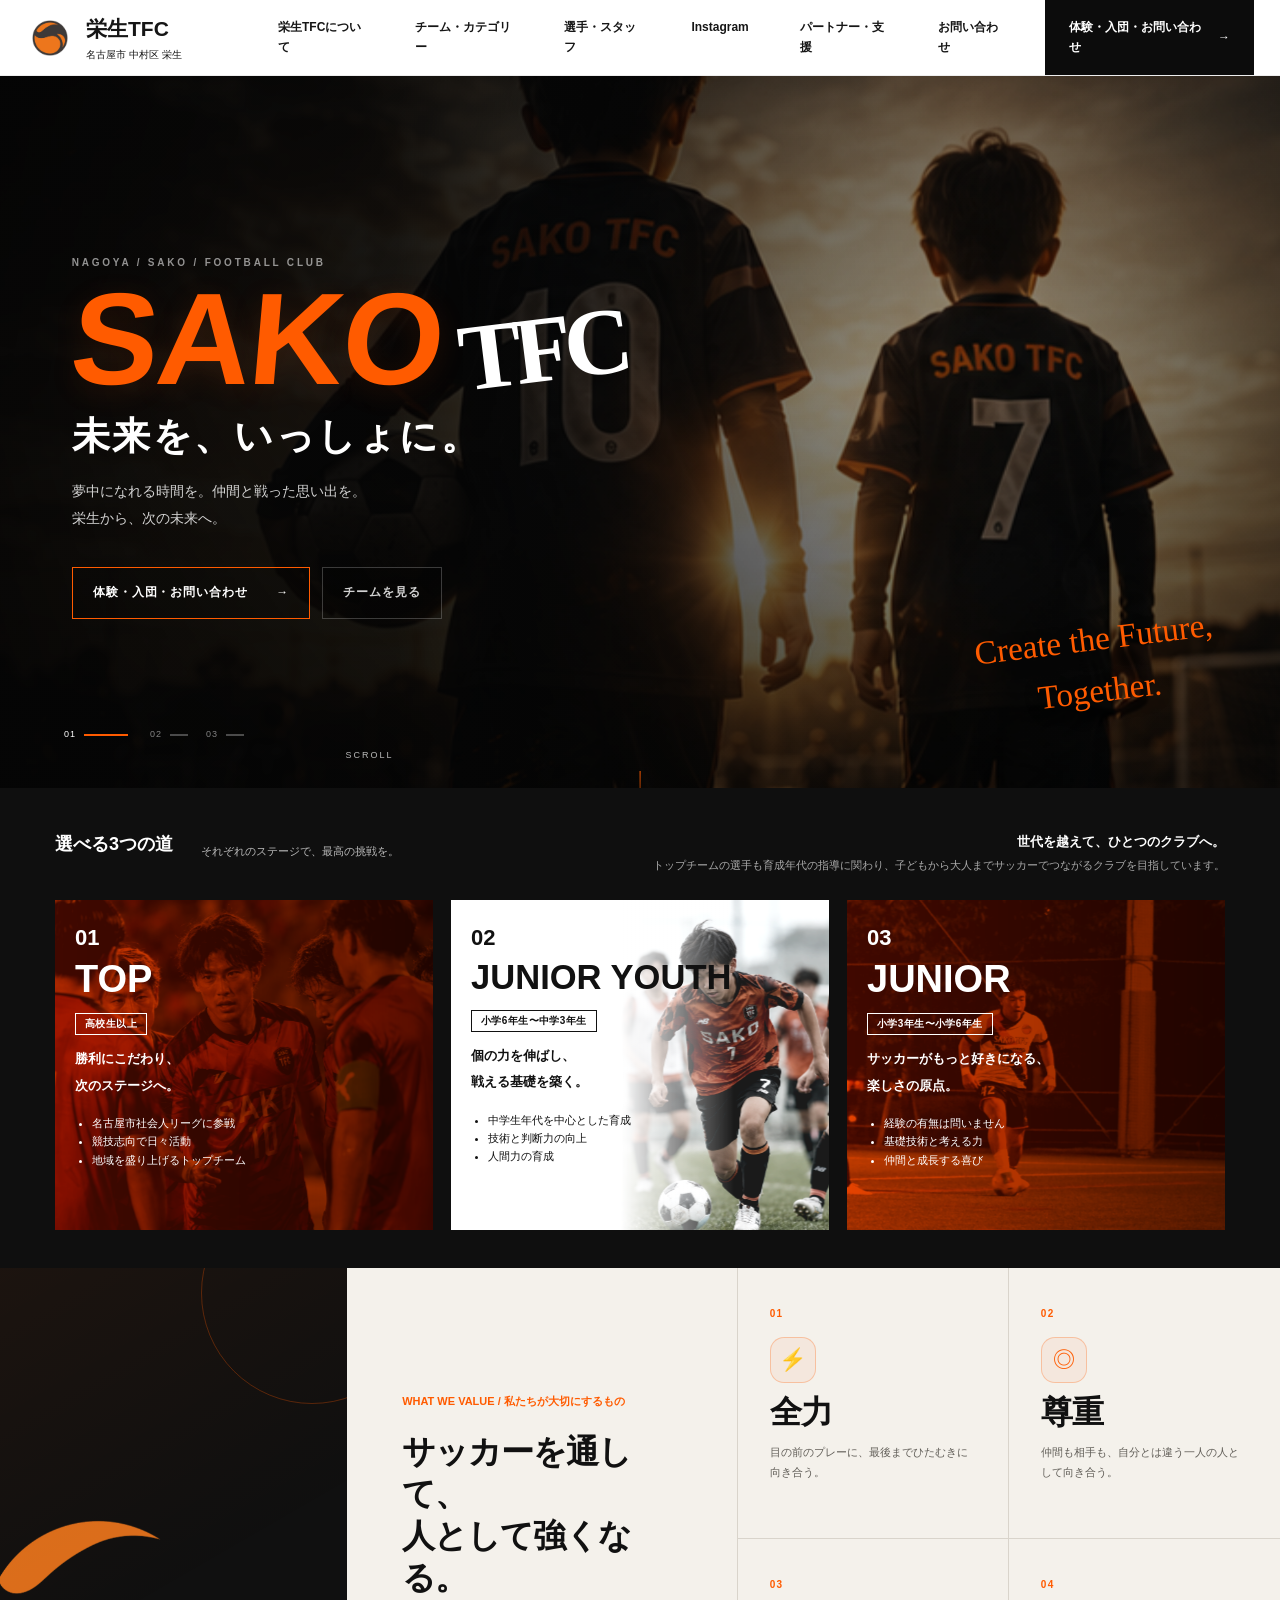
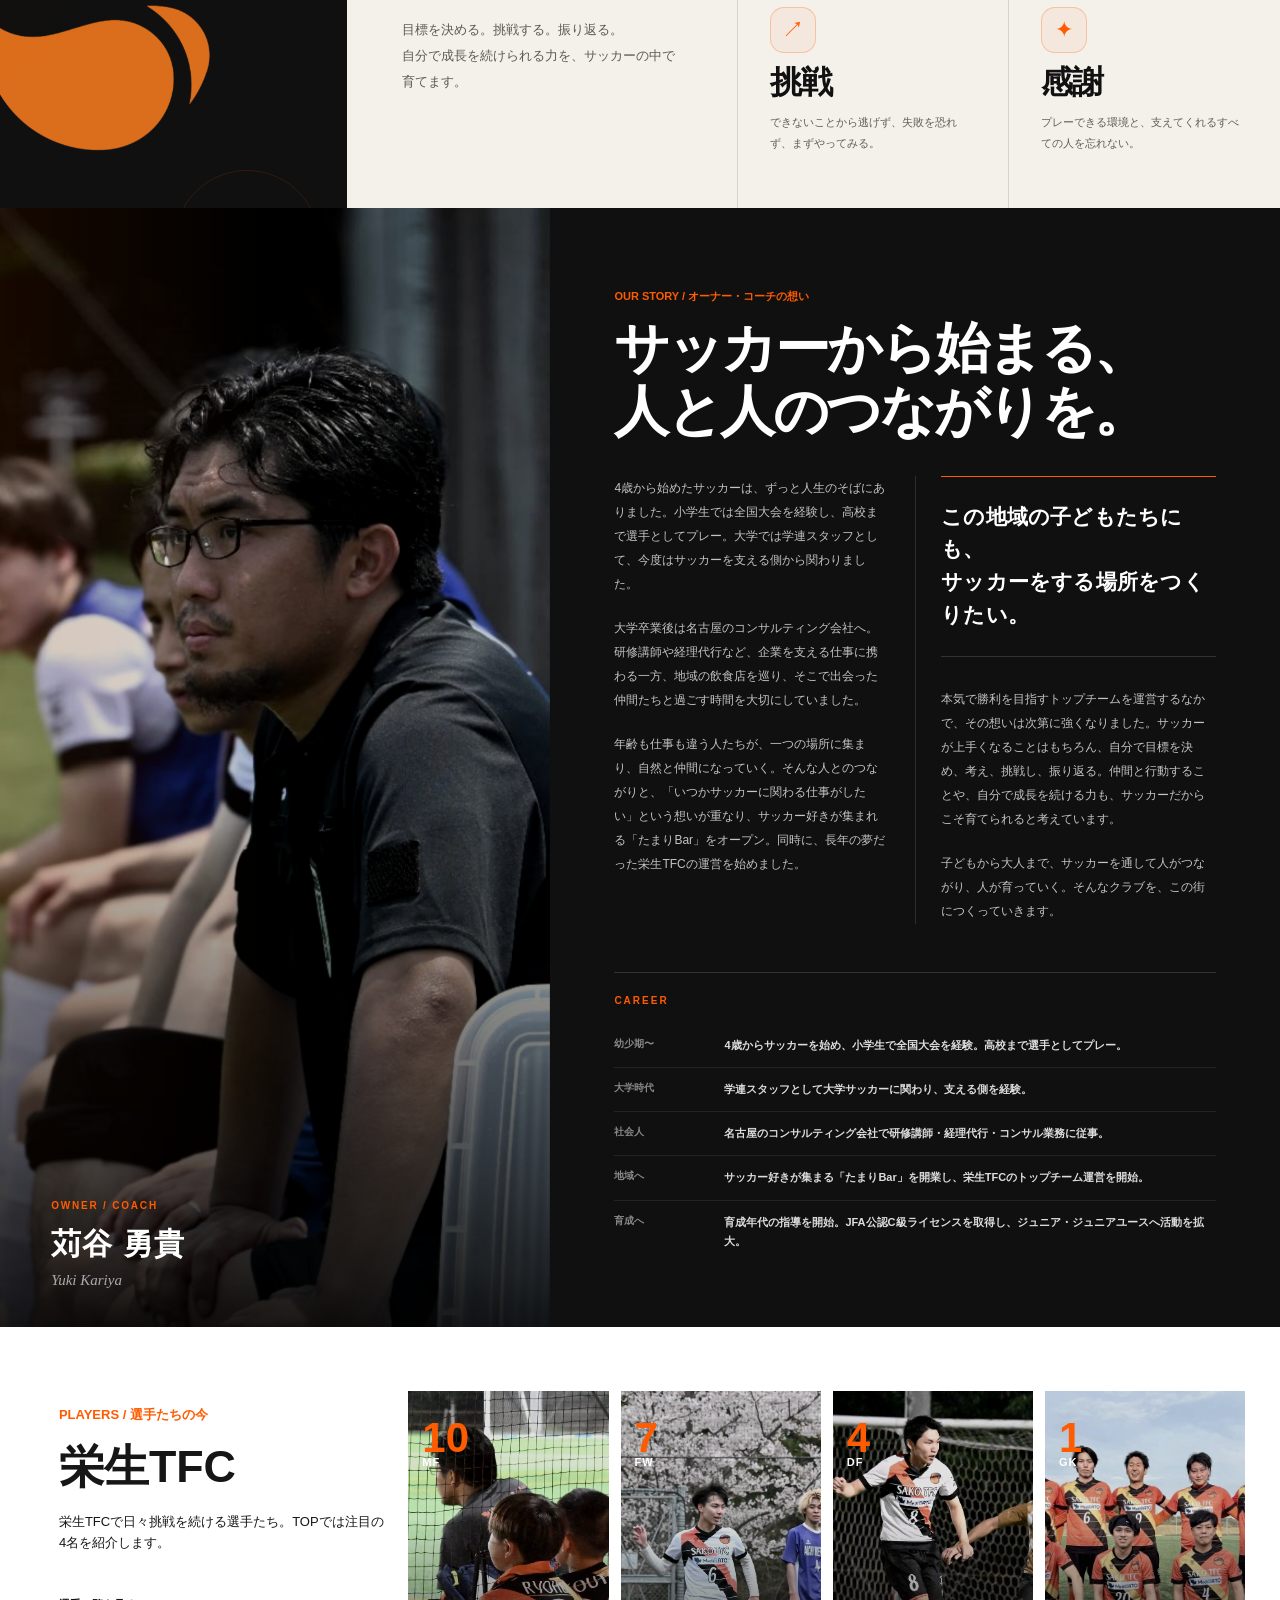
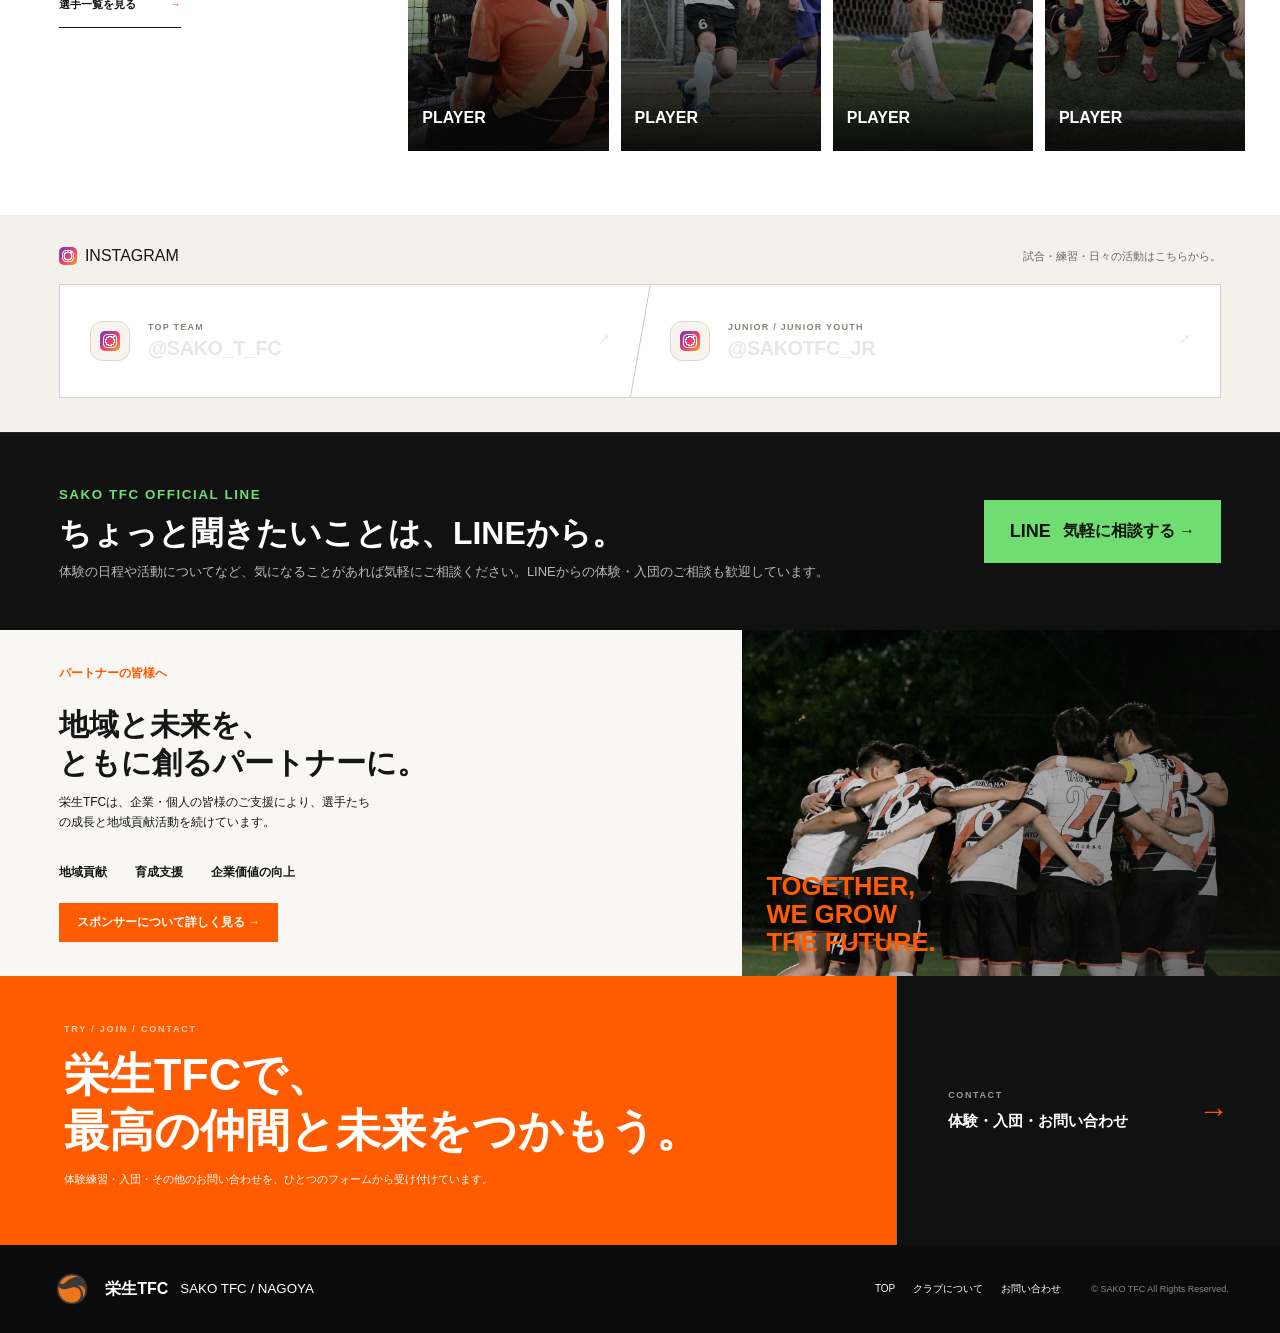
<file: index.html>
<!DOCTYPE html>
<html lang="ja">
<head>
  <meta charset="UTF-8">
  <meta name="viewport" content="width=device-width, initial-scale=1.0">
  <title>栄生TFC | SAKO TFC</title>
  <meta name="description" content="名古屋・栄生を拠点に、TOP・JUNIOR YOUTH・JUNIORの3カテゴリーで活動するサッカークラブ、栄生TFCの公式サイト。">
  <link rel="icon" href="assets/icons/logo-main.webp" type="image/webp">
  <link rel="stylesheet" href="styles.css">
</head>
<body>
<header class="header">
  <a href="index.html#top" class="brand"><img src="assets/icons/logo-main.webp" alt="栄生TFC ロゴ"><span><b>栄生TFC</b><small>名古屋市 中村区 栄生</small></span></a>
  <button class="menu" aria-label="メニューを開く"><i></i><i></i><i></i></button>
  <nav>
    <a href="#about">栄生TFCについて</a><a href="#teams">チーム・カテゴリー</a><a href="#players">選手・スタッフ</a><a href="#instagram">Instagram</a><a href="sponsor.html">パートナー・支援</a><a href="contact.html">お問い合わせ</a>
  </nav>
  <a class="entry" href="contact.html">体験・入団・お問い合わせ <span>→</span></a>
</header>

<main id="top">
<section class="hero hero-cinematic" aria-label="栄生TFC メインビジュアル">
  <div class="hero-slides" aria-hidden="true">
    <figure class="hero-slide is-active">
      <img src="assets/images/hero-junior-cinematic.png" alt="">
    </figure>
    <figure class="hero-slide">
      <img src="assets/images/v3/hero-slide-02.webp" alt="">
    </figure>
    <figure class="hero-slide">
      <img src="assets/images/youth.png" alt="">
    </figure>
  </div>
  <div class="hero-shade"></div>

  <div class="hero-inner">
    <div class="hero-brand-lockup">
      <p class="micro">NAGOYA / SAKO / FOOTBALL CLUB</p>
      <h1><span class="hero-sako">SAKO</span><span class="hero-tfc">TFC</span></h1>
    </div>

    <div class="hero-copy-stage" aria-live="polite">
      <article class="hero-copy is-active">
        <p class="hero-catch hero-copy-line">未来を、いっしょに。</p>
        <p class="hero-lead hero-copy-line">夢中になれる時間を。仲間と戦った思い出を。<br>栄生から、次の未来へ。</p>
      </article>
      <article class="hero-copy">
        <p class="hero-catch hero-copy-line">夢中になれる時間が、力になる。</p>
        <p class="hero-lead hero-copy-line">笑って、悔しがって、また挑戦する。<br>サッカーを通して、心も身体も育てていく。</p>
      </article>
      <article class="hero-copy">
        <p class="hero-catch hero-copy-line">仲間となら、もっと遠くへ。</p>
        <p class="hero-lead hero-copy-line">一人では見られない景色を、チームで目指す。<br>今日の一歩が、未来の自信になる。</p>
      </article>
    </div>

    <div class="hero-actions">
      <a href="contact.html">体験・入団・お問い合わせ <span>→</span></a>
      <a href="#teams" class="ghost">チームを見る</a>
    </div>

    <div class="hero-script">Create the Future,<br>Together.</div>
    <div class="hero-controls" aria-label="ヒーロー画像切り替え">
      <button class="hero-dot is-active" type="button" data-slide="0" aria-label="1枚目を表示"><span>01</span></button>
      <button class="hero-dot" type="button" data-slide="1" aria-label="2枚目を表示"><span>02</span></button>
      <button class="hero-dot" type="button" data-slide="2" aria-label="3枚目を表示"><span>03</span></button>
    </div>
    <div class="hero-scroll">SCROLL</div>
  </div>
</section>

<section class="path section-black" id="teams">
  <div class="section-title white path-title"><div><b>選べる3つの道</b><span>それぞれのステージで、最高の挑戦を。</span></div><p><strong>世代を越えて、ひとつのクラブへ。</strong> トップチームの選手も育成年代の指導に関わり、子どもから大人までサッカーでつながるクラブを目指しています。</p></div>
  <div class="path-grid">
    <a class="path-card orange" href="top-team.html"><img src="assets/images/top-team.png" alt="トップチーム"><div><span>01</span><h2>TOP</h2><b class="age-label">高校生以上</b><b>勝利にこだわり、<br>次のステージへ。</b><ul><li>名古屋市社会人リーグに参戦</li><li>競技志向で日々活動</li><li>地域を盛り上げるトップチーム</li></ul></div></a>
    <a class="path-card light" href="junior-youth.html"><img src="assets/images/youth.png" alt="ジュニアユース"><div><span>02</span><h2>JUNIOR YOUTH</h2><b class="age-label">小学6年生〜中学3年生</b><b>個の力を伸ばし、<br>戦える基礎を築く。</b><ul><li>中学生年代を中心とした育成</li><li>技術と判断力の向上</li><li>人間力の育成</li></ul></div></a>
    <a class="path-card orange" href="junior.html"><img src="assets/images/v3/junior-bench.webp" alt="ジュニア"><div><span>03</span><h2>JUNIOR</h2><b class="age-label">小学3年生〜小学6年生</b><b>サッカーがもっと好きになる、<br>楽しさの原点。</b><ul><li>経験の有無は問いません</li><li>基礎技術と考える力</li><li>仲間と成長する喜び</li></ul></div></a>
  </div>
</section>

<section class="values-section" id="about">
  <div class="values-visual" aria-hidden="true">
    <img src="assets/icons/logo-orange-new.webp" alt="">
    <span class="values-ring values-ring-a"></span>
    <span class="values-ring values-ring-b"></span>
  </div>
  <div class="values-heading">
    <p class="label">WHAT WE VALUE / 私たちが大切にするもの</p>
    <h2><span class="values-head-small">サッカーを通して、</span><br>人として強くなる。</h2>
    <p class="values-lead">目標を決める。挑戦する。振り返る。<br>自分で成長を続けられる力を、サッカーの中で育てます。</p>
  </div>
  <div class="values-list">
    <article><span class="value-no">01</span><i class="value-icon" aria-hidden="true">⚡</i><h3>全力</h3><p>目の前のプレーに、最後までひたむきに向き合う。</p></article>
    <article><span class="value-no">02</span><i class="value-icon" aria-hidden="true">◎</i><h3>尊重</h3><p>仲間も相手も、自分とは違う一人の人として向き合う。</p></article>
    <article><span class="value-no">03</span><i class="value-icon" aria-hidden="true">↗</i><h3>挑戦</h3><p>できないことから逃げず、失敗を恐れず、まずやってみる。</p></article>
    <article><span class="value-no">04</span><i class="value-icon" aria-hidden="true">✦</i><h3>感謝</h3><p>プレーできる環境と、支えてくれるすべての人を忘れない。</p></article>
  </div>
</section>

<section class="owner-story section-black" id="message">
  <div class="owner-photo">
    <img src="assets/images/kariya.jpg" alt="栄生TFC オーナー兼監督 苅谷勇貴">
    <div class="owner-name"><small>OWNER / COACH</small><b>苅谷 勇貴</b><em>Yuki Kariya</em></div>
  </div>
  <div class="owner-content">
    <p class="label">OUR STORY / オーナー・コーチの想い</p>
    <h2>サッカーから始まる、<br>人と人のつながりを。</h2>
    <div class="owner-copy">
      <p>4歳から始めたサッカーは、ずっと人生のそばにありました。小学生では全国大会を経験し、高校まで選手としてプレー。大学では学連スタッフとして、今度はサッカーを支える側から関わりました。</p>
      <p>大学卒業後は名古屋のコンサルティング会社へ。研修講師や経理代行など、企業を支える仕事に携わる一方、地域の飲食店を巡り、そこで出会った仲間たちと過ごす時間を大切にしていました。</p>
      <p>年齢も仕事も違う人たちが、一つの場所に集まり、自然と仲間になっていく。そんな人とのつながりと、「いつかサッカーに関わる仕事がしたい」という想いが重なり、サッカー好きが集まれる「たまりBar」をオープン。同時に、長年の夢だった栄生TFCの運営を始めました。</p>
      <blockquote>この地域の子どもたちにも、<br>サッカーをする場所をつくりたい。</blockquote>
      <p>本気で勝利を目指すトップチームを運営するなかで、その想いは次第に強くなりました。サッカーが上手くなることはもちろん、自分で目標を決め、考え、挑戦し、振り返る。仲間と行動することや、自分で成長を続ける力も、サッカーだからこそ育てられると考えています。</p>
      <p>子どもから大人まで、サッカーを通して人がつながり、人が育っていく。そんなクラブを、この街につくっていきます。</p>
    </div>
    <div class="owner-career" aria-label="苅谷勇貴 経歴">
      <p class="owner-career-title">CAREER</p>
      <ol>
        <li><span>幼少期〜</span><b>4歳からサッカーを始め、小学生で全国大会を経験。高校まで選手としてプレー。</b></li>
        <li><span>大学時代</span><b>学連スタッフとして大学サッカーに関わり、支える側を経験。</b></li>
        <li><span>社会人</span><b>名古屋のコンサルティング会社で研修講師・経理代行・コンサル業務に従事。</b></li>
        <li><span>地域へ</span><b>サッカー好きが集まる「たまりBar」を開業し、栄生TFCのトップチーム運営を開始。</b></li>
        <li><span>育成へ</span><b>育成年代の指導を開始。JFA公認C級ライセンスを取得し、ジュニア・ジュニアユースへ活動を拡大。</b></li>
      </ol>
    </div>
  </div>
</section>

<section class="players" id="players">
  <div class="players-intro"><p class="label">PLAYERS / 選手たちの今</p><h2>栄生TFC</h2><p>栄生TFCで日々挑戦を続ける選手たち。TOPでは注目の4名を紹介します。</p><a class="text-link" href="players.html">選手一覧を見る <span>→</span></a></div>
  <div class="player-list" id="topPlayers" data-player-feed="microcms">
    <article class="player-card player-fallback"><img src="assets/images/v3/top-action.webp" alt="栄生TFC 選手"><strong>10</strong><span>MF</span><b>PLAYER</b></article>
    <article class="player-card player-fallback"><img src="assets/images/v3/top-play.webp" alt="栄生TFC 選手"><strong>7</strong><span>FW</span><b>PLAYER</b></article>
    <article class="player-card player-fallback"><img src="assets/images/v3/top-night-player.webp" alt="栄生TFC 選手"><strong>4</strong><span>DF</span><b>PLAYER</b></article>
    <article class="player-card player-fallback"><img src="assets/images/v3/top-team-field.webp" alt="栄生TFC 選手"><strong>1</strong><span>GK</span><b>PLAYER</b></article>
  </div>
</section>



<section class="instagram-section instagram-compact" id="instagram">
  <div class="instagram-compact-head">
    <p class="instagram-label"><span class="instagram-icon" aria-hidden="true"></span> INSTAGRAM</p>
    <p>試合・練習・日々の活動はこちらから。</p>
  </div>
  <div class="instagram-doors instagram-doors-compact">
    <a class="instagram-door instagram-door-top" href="https://www.instagram.com/sako_t_fc" target="_blank" rel="noopener noreferrer">
      <span class="instagram-entry-icon" aria-hidden="true"><span class="instagram-icon"></span></span>
      <span class="instagram-entry-copy"><small>TOP TEAM</small><strong>@SAKO_T_FC</strong></span>
      <span class="instagram-entry-arrow" aria-hidden="true">↗</span>
    </a>
    <a class="instagram-door instagram-door-jr" href="https://www.instagram.com/sakotfc_jr" target="_blank" rel="noopener noreferrer">
      <span class="instagram-entry-icon" aria-hidden="true"><span class="instagram-icon"></span></span>
      <span class="instagram-entry-copy"><small>JUNIOR / JUNIOR YOUTH</small><strong>@SAKOTFC_JR</strong></span>
      <span class="instagram-entry-arrow" aria-hidden="true">↗</span>
    </a>
  </div>
</section>

<section class="line-panel" aria-label="LINE公式アカウントのご案内">
  <div>
    <small>SAKO TFC OFFICIAL LINE</small>
    <h2>ちょっと聞きたいことは、LINEから。</h2>
    <p>体験の日程や活動についてなど、気になることがあれば気軽にご相談ください。LINEからの体験・入団のご相談も歓迎しています。</p>
  </div>
  <a class="line-button" href="https://lin.ee/REPLACE_ME" target="_blank" rel="noopener noreferrer"><span>LINE</span> 気軽に相談する →</a>
</section>

<section class="partner" id="partner">
  <div class="partner-copy"><p class="label">パートナーの皆様へ</p><h2>地域と未来を、<br>ともに創るパートナーに。</h2><p>栄生TFCは、企業・個人の皆様のご支援により、選手たちの成長と地域貢献活動を続けています。</p><div class="partner-values"><div>地域貢献</div><div>育成支援</div><div>企業価値の向上</div></div><a href="sponsor.html">スポンサーについて詳しく見る →</a></div>
  <div class="partner-visual"><img src="assets/images/v3/team-huddle.webp" alt="試合前に円陣を組む栄生TFCの選手"><strong>TOGETHER,<br>WE GROW<br>THE FUTURE.</strong></div>
</section>

<section class="cta" id="contact"><div><p class="cta-kicker">TRY / JOIN / CONTACT</p><h2>栄生TFCで、<br>最高の仲間と未来をつかもう。</h2><p>体験練習・入団・その他のお問い合わせを、ひとつのフォームから受け付けています。</p></div><a class="cta-button" href="contact.html"><small>CONTACT</small><b>体験・入団・お問い合わせ</b><span>→</span></a></section>
</main>
<footer><div><img src="assets/icons/logo-main.webp" alt=""><b>栄生TFC</b><small>SAKO TFC / NAGOYA</small></div><nav><a href="index.html#top">TOP</a><a href="index.html#about">クラブについて</a><a href="contact.html">お問い合わせ</a></nav><p>© SAKO TFC All Rights Reserved.</p></footer>
<script src="https://cdn.jsdelivr.net/npm/gsap@3.12.5/dist/gsap.min.js"></script>
<script src="script.js"></script>
</body>
</html>
</file>
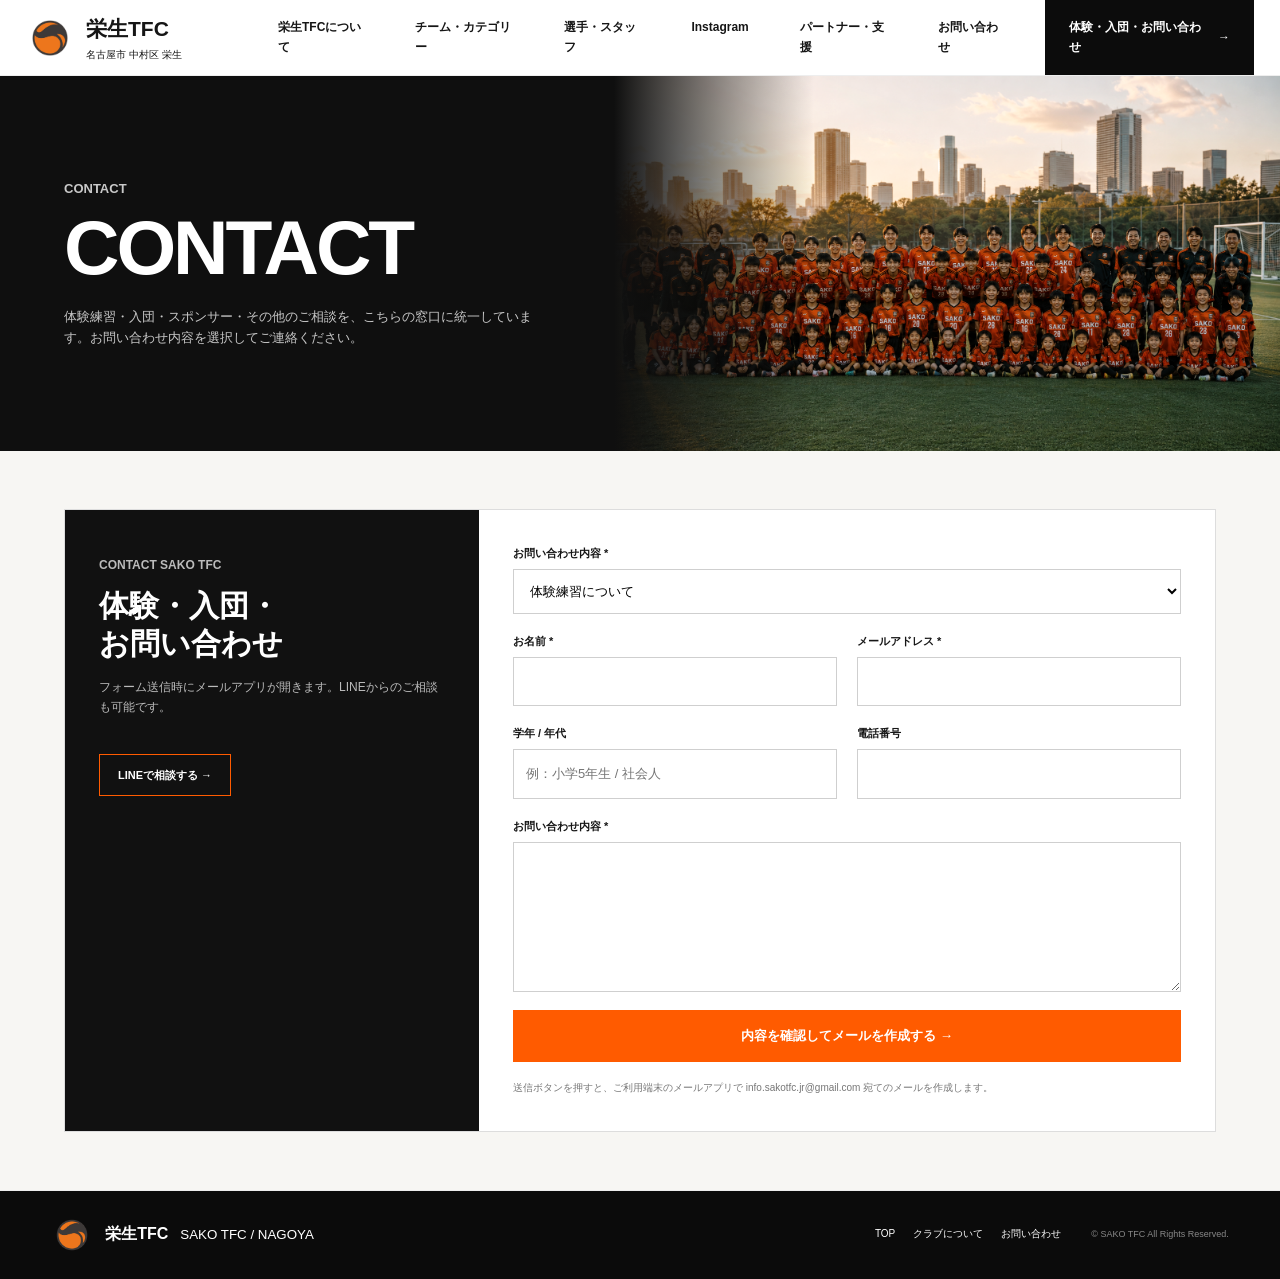
<file: contact.html>
<!DOCTYPE html><html lang="ja"><head><meta charset="UTF-8"><meta name="viewport" content="width=device-width, initial-scale=1.0"><title>お問い合わせ | 栄生TFC</title><meta name="description" content="栄生TFCの体験練習・入団・スポンサー・その他のお問い合わせ窓口です。"><link rel="icon" href="assets/icons/logo-main.webp" type="image/png"><link rel="stylesheet" href="styles.css"></head><body><header class="header">
  <a href="index.html#top" class="brand"><img src="assets/icons/logo-main.webp" alt="栄生TFC ロゴ"><span><b>栄生TFC</b><small>名古屋市 中村区 栄生</small></span></a>
  <button class="menu" aria-label="メニューを開く"><i></i><i></i><i></i></button>
  <nav>
    <a href="index.html#about">栄生TFCについて</a><a href="index.html#teams">チーム・カテゴリー</a><a href="index.html#players">選手・スタッフ</a><a href="index.html#instagram">Instagram</a><a href="sponsor.html">パートナー・支援</a><a href="contact.html">お問い合わせ</a>
  </nav>
  <a class="entry" href="contact.html">体験・入団・お問い合わせ <span>→</span></a>
</header><main class="subpage-main">
<section class="subpage-hero"><div class="subpage-hero-copy"><p class="label">CONTACT</p><h1>CONTACT</h1><p>体験練習・入団・スポンサー・その他のご相談を、こちらの窓口に統一しています。お問い合わせ内容を選択してご連絡ください。</p></div><div class="subpage-hero-visual"><img src="assets/images/hero-team.png" alt="栄生TFC チーム"></div></section>
<section class="subpage-section alt"><div class="contact-shell"><div class="contact-intro"><p class="label">CONTACT SAKO TFC</p><h2>体験・入団・<br>お問い合わせ</h2><p>フォーム送信時にメールアプリが開きます。LINEからのご相談も可能です。</p><a class="page-back" href="https://lin.ee/REPLACE_ME" target="_blank" rel="noopener noreferrer">LINEで相談する →</a></div><form class="contact-form" id="contactForm"><div class="form-field full"><label for="type">お問い合わせ内容 *</label><select id="type" name="type" required><option value="体験練習について">体験練習について</option><option value="入団について">入団について</option><option value="チーム・活動について">チーム・活動について</option><option value="スポンサーについて">スポンサーについて</option><option value="その他">その他</option></select></div><div class="form-field"><label for="name">お名前 *</label><input id="name" name="name" required></div><div class="form-field"><label for="email">メールアドレス *</label><input id="email" name="email" type="email" required></div><div class="form-field"><label for="grade">学年 / 年代</label><input id="grade" name="grade" placeholder="例：小学5年生 / 社会人"></div><div class="form-field"><label for="phone">電話番号</label><input id="phone" name="phone" type="tel"></div><div class="form-field full"><label for="message">お問い合わせ内容 *</label><textarea id="message" name="message" required></textarea></div><button class="contact-submit" type="submit">内容を確認してメールを作成する →</button><p class="contact-note">送信ボタンを押すと、ご利用端末のメールアプリで info.sakotfc.jr@gmail.com 宛てのメールを作成します。</p></form></div></section></main><footer><div><img src="assets/icons/logo-main.webp" alt=""><b>栄生TFC</b><small>SAKO TFC / NAGOYA</small></div><nav><a href="index.html#top">TOP</a><a href="index.html#about">クラブについて</a><a href="contact.html">お問い合わせ</a></nav><p>© SAKO TFC All Rights Reserved.</p></footer>
<script src="https://cdn.jsdelivr.net/npm/gsap@3.12.5/dist/gsap.min.js"></script><script src="script.js"></script></body></html>
</file>
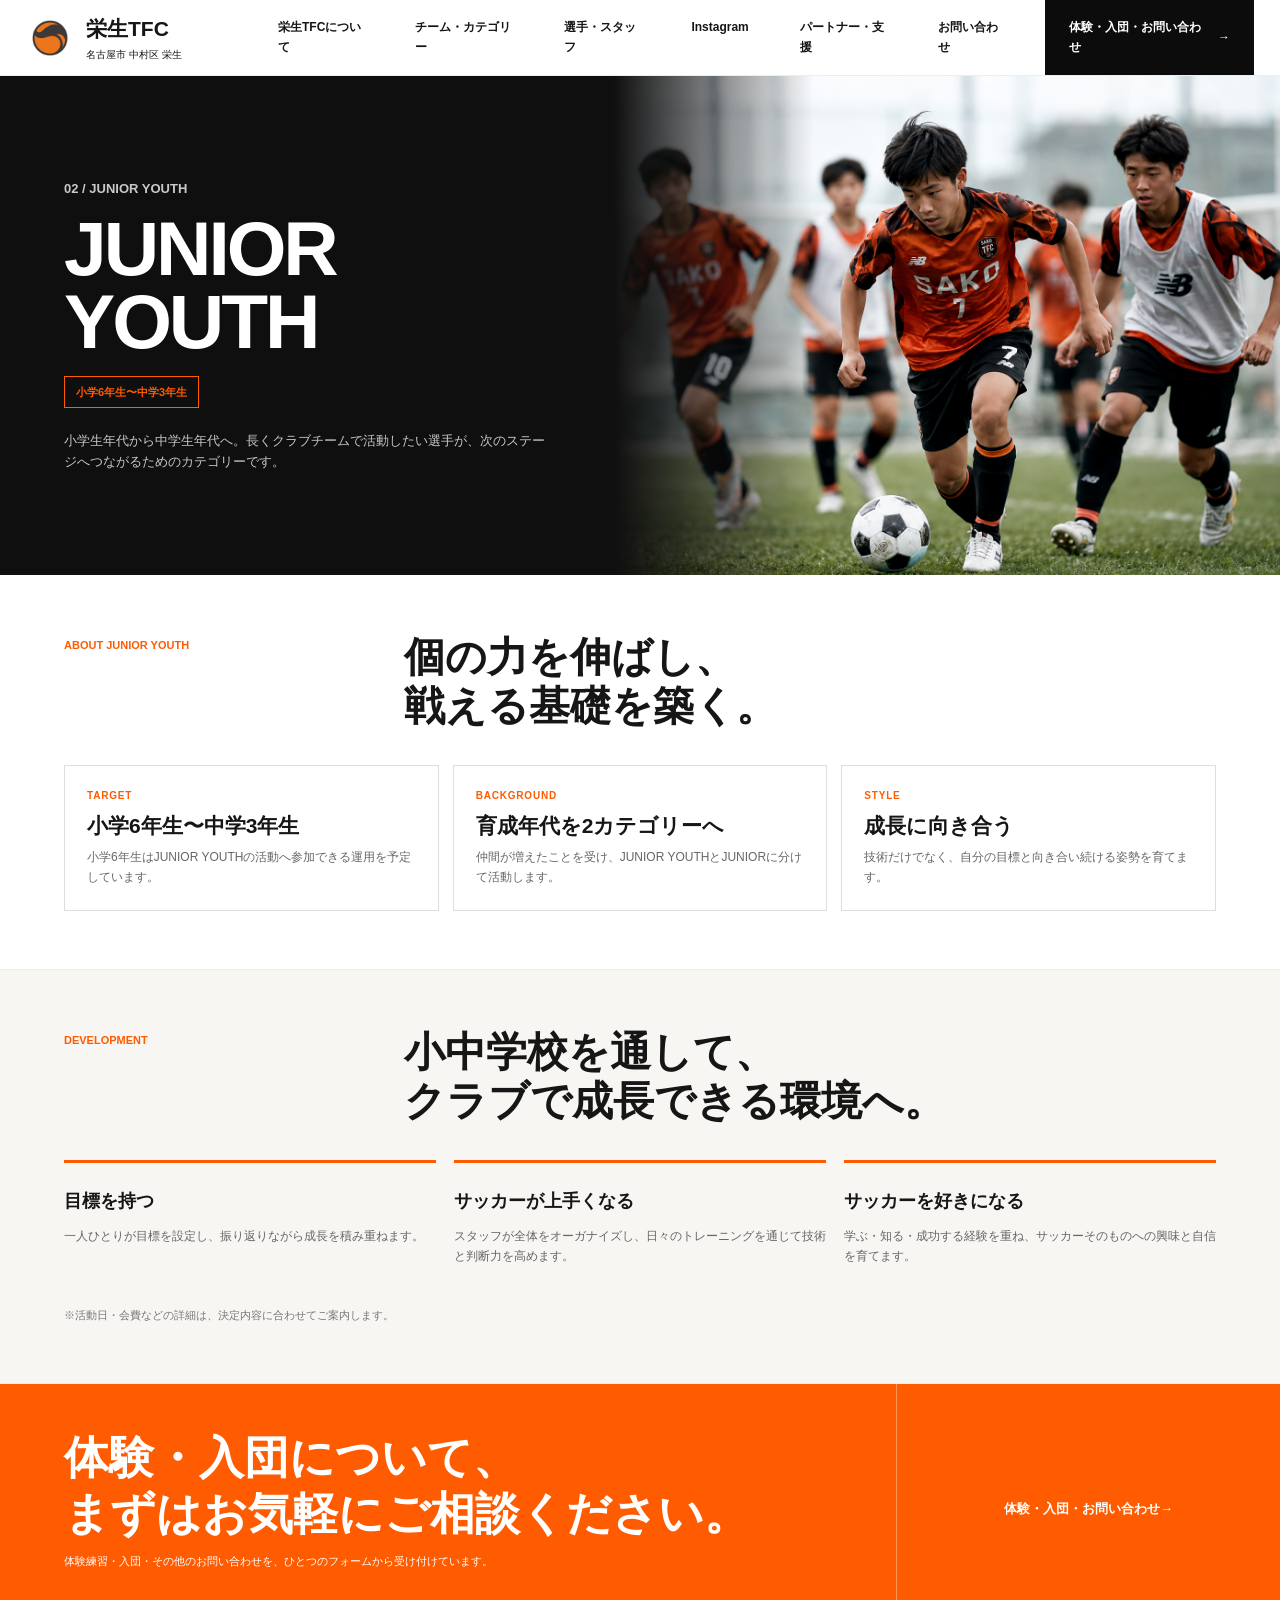
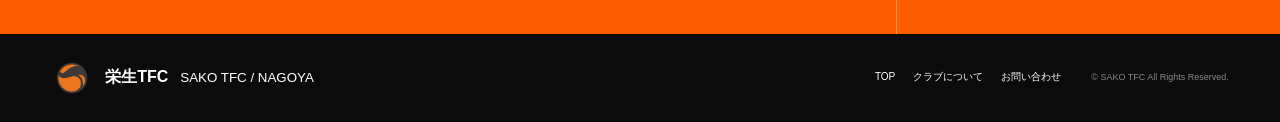
<file: junior-youth.html>
<!DOCTYPE html><html lang="ja"><head><meta charset="UTF-8"><meta name="viewport" content="width=device-width, initial-scale=1.0"><title>JUNIOR YOUTH | 栄生TFC</title><meta name="description" content="栄生TFC JUNIOR YOUTHの紹介。小学6年生から中学3年生を対象とした育成カテゴリーです。"><link rel="icon" href="assets/icons/logo-main.webp" type="image/png"><link rel="stylesheet" href="styles.css"></head><body><header class="header">
  <a href="index.html#top" class="brand"><img src="assets/icons/logo-main.webp" alt="栄生TFC ロゴ"><span><b>栄生TFC</b><small>名古屋市 中村区 栄生</small></span></a>
  <button class="menu" aria-label="メニューを開く"><i></i><i></i><i></i></button>
  <nav>
    <a href="index.html#about">栄生TFCについて</a><a href="index.html#teams">チーム・カテゴリー</a><a href="index.html#players">選手・スタッフ</a><a href="index.html#instagram">Instagram</a><a href="sponsor.html">パートナー・支援</a><a href="contact.html">お問い合わせ</a>
  </nav>
  <a class="entry" href="contact.html">体験・入団・お問い合わせ <span>→</span></a>
</header><main class="subpage-main">
<section class="subpage-hero"><div class="subpage-hero-copy"><p class="label">02 / JUNIOR YOUTH</p><h1>JUNIOR<br>YOUTH</h1><span class="subpage-age">小学6年生〜中学3年生</span><p>小学生年代から中学生年代へ。長くクラブチームで活動したい選手が、次のステージへつながるためのカテゴリーです。</p></div><div class="subpage-hero-visual"><img src="assets/images/youth.png" alt="栄生TFC ジュニアユース"></div></section>
<section class="subpage-section"><div class="subpage-head"><p class="label">ABOUT JUNIOR YOUTH</p><h2>個の力を伸ばし、<br>戦える基礎を築く。</h2></div><div class="subpage-body"><div class="info-grid"><div class="info-card"><small>TARGET</small><strong>小学6年生〜中学3年生</strong><p>小学6年生はJUNIOR YOUTHの活動へ参加できる運用を予定しています。</p></div><div class="info-card"><small>BACKGROUND</small><strong>育成年代を2カテゴリーへ</strong><p>仲間が増えたことを受け、JUNIOR YOUTHとJUNIORに分けて活動します。</p></div><div class="info-card"><small>STYLE</small><strong>成長に向き合う</strong><p>技術だけでなく、自分の目標と向き合い続ける姿勢を育てます。</p></div></div></div></section>
<section class="subpage-section alt"><div class="subpage-head"><p class="label">DEVELOPMENT</p><h2>小中学校を通して、<br>クラブで成長できる環境へ。</h2></div><div class="subpage-body"><div class="philosophy-list"><article><b>目標を持つ</b><p>一人ひとりが目標を設定し、振り返りながら成長を積み重ねます。</p></article><article><b>サッカーが上手くなる</b><p>スタッフが全体をオーガナイズし、日々のトレーニングを通じて技術と判断力を高めます。</p></article><article><b>サッカーを好きになる</b><p>学ぶ・知る・成功する経験を重ね、サッカーそのものへの興味と自信を育てます。</p></article></div><p class="notice">※活動日・会費などの詳細は、決定内容に合わせてご案内します。</p></div></section><section class="cta"><div><h2>体験・入団について、<br>まずはお気軽にご相談ください。</h2><p>体験練習・入団・その他のお問い合わせを、ひとつのフォームから受け付けています。</p></div><a href="contact.html">体験・入団・お問い合わせ <span>→</span></a></section></main><footer><div><img src="assets/icons/logo-main.webp" alt=""><b>栄生TFC</b><small>SAKO TFC / NAGOYA</small></div><nav><a href="index.html#top">TOP</a><a href="index.html#about">クラブについて</a><a href="contact.html">お問い合わせ</a></nav><p>© SAKO TFC All Rights Reserved.</p></footer>
<script src="https://cdn.jsdelivr.net/npm/gsap@3.12.5/dist/gsap.min.js"></script><script src="script.js"></script></body></html>
</file>
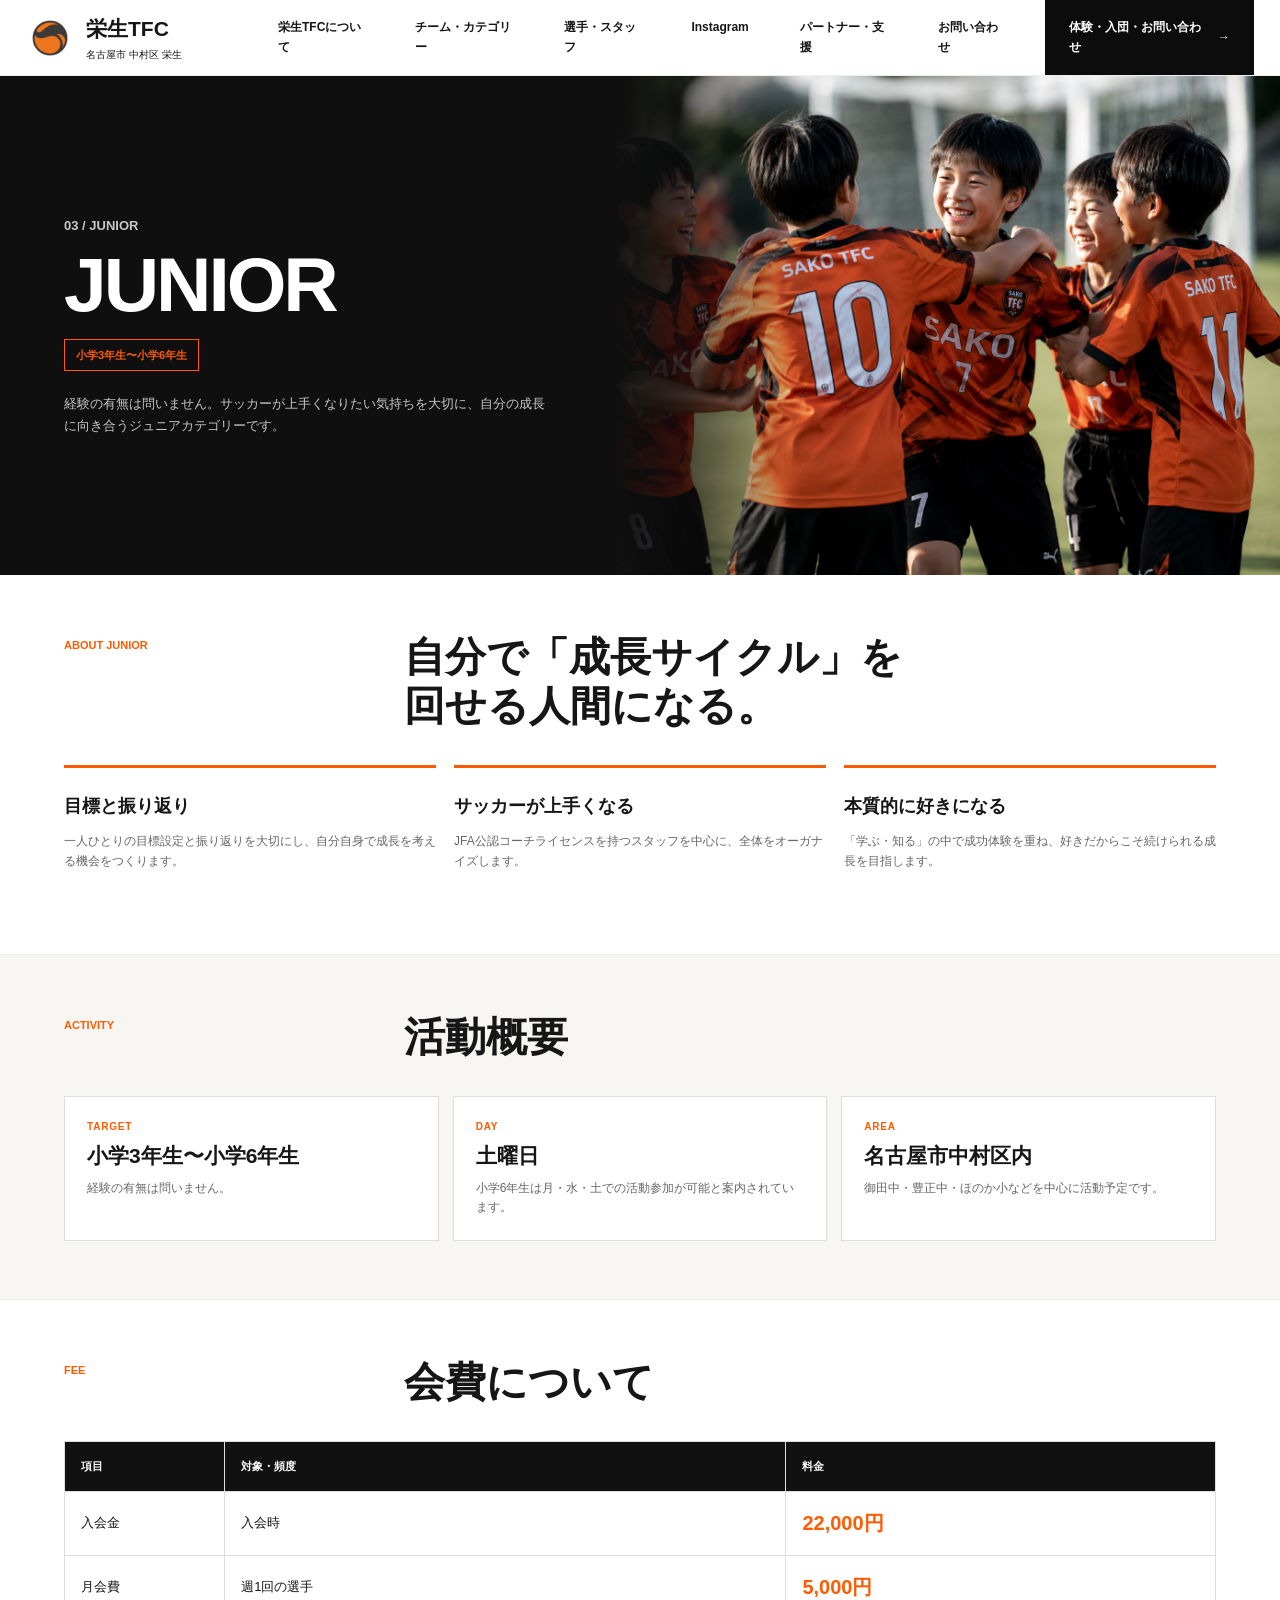
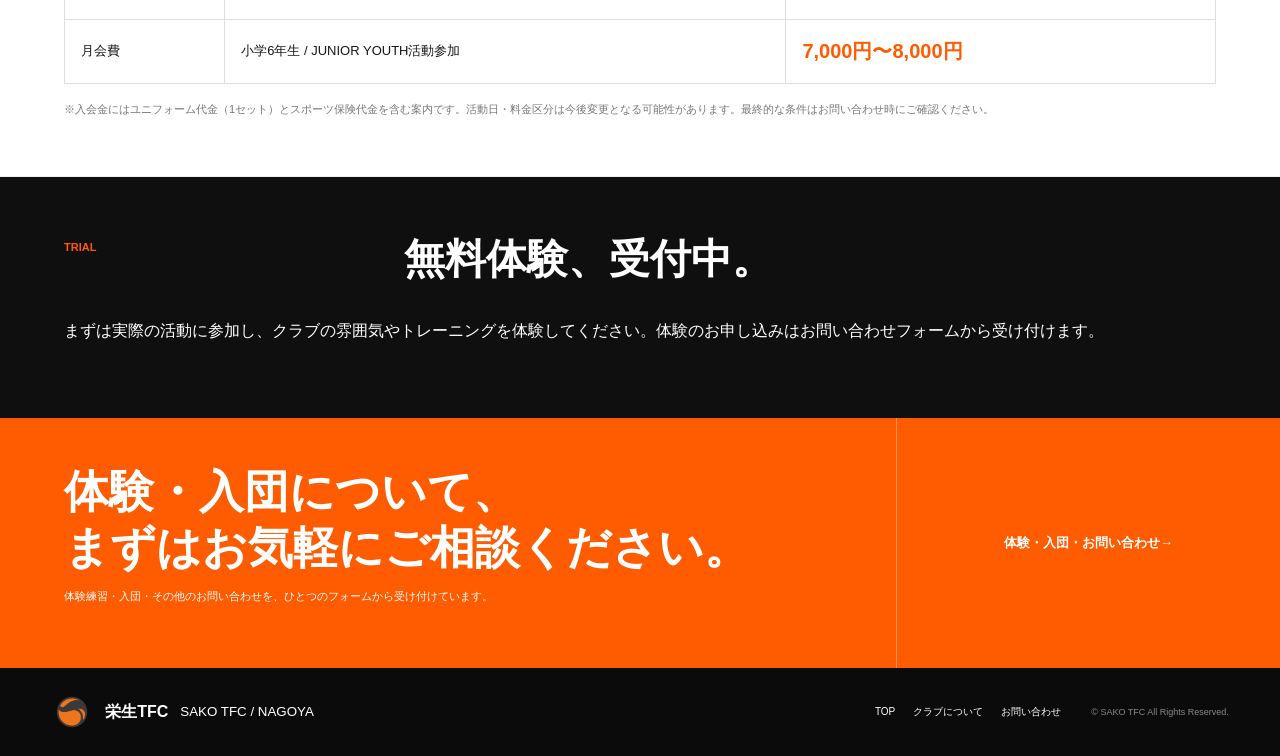
<file: junior.html>
<!DOCTYPE html><html lang="ja"><head><meta charset="UTF-8"><meta name="viewport" content="width=device-width, initial-scale=1.0"><title>JUNIOR | 栄生TFC</title><meta name="description" content="栄生TFC JUNIORの紹介。小学3年生から小学6年生を対象に、無料体験も受け付けています。"><link rel="icon" href="assets/icons/logo-main.webp" type="image/png"><link rel="stylesheet" href="styles.css"></head><body><header class="header">
  <a href="index.html#top" class="brand"><img src="assets/icons/logo-main.webp" alt="栄生TFC ロゴ"><span><b>栄生TFC</b><small>名古屋市 中村区 栄生</small></span></a>
  <button class="menu" aria-label="メニューを開く"><i></i><i></i><i></i></button>
  <nav>
    <a href="index.html#about">栄生TFCについて</a><a href="index.html#teams">チーム・カテゴリー</a><a href="index.html#players">選手・スタッフ</a><a href="index.html#instagram">Instagram</a><a href="sponsor.html">パートナー・支援</a><a href="contact.html">お問い合わせ</a>
  </nav>
  <a class="entry" href="contact.html">体験・入団・お問い合わせ <span>→</span></a>
</header><main class="subpage-main">
<section class="subpage-hero"><div class="subpage-hero-copy"><p class="label">03 / JUNIOR</p><h1>JUNIOR</h1><span class="subpage-age">小学3年生〜小学6年生</span><p>経験の有無は問いません。サッカーが上手くなりたい気持ちを大切に、自分の成長に向き合うジュニアカテゴリーです。</p></div><div class="subpage-hero-visual"><img src="assets/images/junior.png" alt="栄生TFC ジュニア"></div></section>
<section class="subpage-section"><div class="subpage-head"><p class="label">ABOUT JUNIOR</p><h2>自分で「成長サイクル」を<br>回せる人間になる。</h2></div><div class="subpage-body"><div class="philosophy-list"><article><b>目標と振り返り</b><p>一人ひとりの目標設定と振り返りを大切にし、自分自身で成長を考える機会をつくります。</p></article><article><b>サッカーが上手くなる</b><p>JFA公認コーチライセンスを持つスタッフを中心に、全体をオーガナイズします。</p></article><article><b>本質的に好きになる</b><p>「学ぶ・知る」の中で成功体験を重ね、好きだからこそ続けられる成長を目指します。</p></article></div></div></section>
<section class="subpage-section alt"><div class="subpage-head"><p class="label">ACTIVITY</p><h2>活動概要</h2></div><div class="subpage-body"><div class="info-grid"><div class="info-card"><small>TARGET</small><strong>小学3年生〜小学6年生</strong><p>経験の有無は問いません。</p></div><div class="info-card"><small>DAY</small><strong>土曜日</strong><p>小学6年生は月・水・土での活動参加が可能と案内されています。</p></div><div class="info-card"><small>AREA</small><strong>名古屋市中村区内</strong><p>御田中・豊正中・ほのか小などを中心に活動予定です。</p></div></div></div></section>
<section class="subpage-section"><div class="subpage-head"><p class="label">FEE</p><h2>会費について</h2></div><div class="subpage-body"><table class="price-table"><thead><tr><th>項目</th><th>対象・頻度</th><th>料金</th></tr></thead><tbody><tr><td>入会金</td><td>入会時</td><td><strong>22,000円</strong></td></tr><tr><td>月会費</td><td>週1回の選手</td><td><strong>5,000円</strong></td></tr><tr><td>月会費</td><td>小学6年生 / JUNIOR YOUTH活動参加</td><td><strong>7,000円〜8,000円</strong></td></tr></tbody></table><p class="notice">※入会金にはユニフォーム代金（1セット）とスポーツ保険代金を含む案内です。活動日・料金区分は今後変更となる可能性があります。最終的な条件はお問い合わせ時にご確認ください。</p></div></section>
<section class="subpage-section black"><div class="subpage-head"><p class="label">TRIAL</p><h2>無料体験、受付中。</h2></div><div class="subpage-body"><p>まずは実際の活動に参加し、クラブの雰囲気やトレーニングを体験してください。体験のお申し込みはお問い合わせフォームから受け付けます。</p></div></section><section class="cta"><div><h2>体験・入団について、<br>まずはお気軽にご相談ください。</h2><p>体験練習・入団・その他のお問い合わせを、ひとつのフォームから受け付けています。</p></div><a href="contact.html">体験・入団・お問い合わせ <span>→</span></a></section></main><footer><div><img src="assets/icons/logo-main.webp" alt=""><b>栄生TFC</b><small>SAKO TFC / NAGOYA</small></div><nav><a href="index.html#top">TOP</a><a href="index.html#about">クラブについて</a><a href="contact.html">お問い合わせ</a></nav><p>© SAKO TFC All Rights Reserved.</p></footer>
<script src="https://cdn.jsdelivr.net/npm/gsap@3.12.5/dist/gsap.min.js"></script><script src="script.js"></script></body></html>
</file>
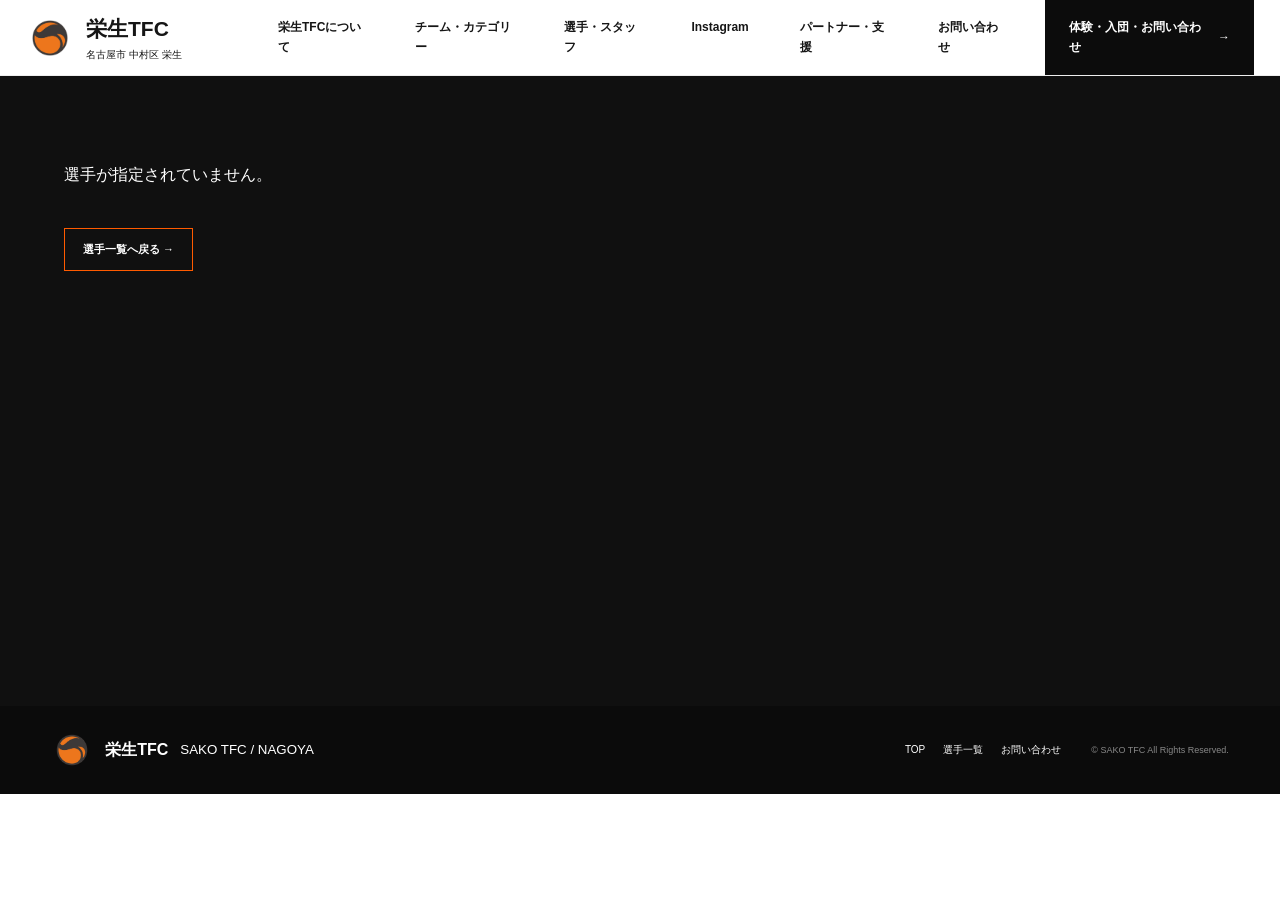
<file: player.html>
<!DOCTYPE html>
<html lang="ja">
<head>
  <meta charset="UTF-8">
  <meta name="viewport" content="width=device-width, initial-scale=1.0">
  <title>選手プロフィール | 栄生TFC</title>
  <meta name="description" content="栄生TFC選手プロフィール。">
  <link rel="icon" href="assets/icons/logo-main.webp" type="image/webp">
  <link rel="stylesheet" href="styles.css">
</head>
<body>
<header class="header">
  <a href="index.html#top" class="brand"><img src="assets/icons/logo-main.webp" alt="栄生TFC ロゴ"><span><b>栄生TFC</b><small>名古屋市 中村区 栄生</small></span></a>
  <button class="menu" aria-label="メニューを開く"><i></i><i></i><i></i></button>
  <nav><a href="index.html#about">栄生TFCについて</a><a href="index.html#teams">チーム・カテゴリー</a><a href="players.html">選手・スタッフ</a><a href="index.html#instagram">Instagram</a><a href="sponsor.html">パートナー・支援</a><a href="contact.html">お問い合わせ</a></nav>
  <a class="entry" href="contact.html">体験・入団・お問い合わせ <span>→</span></a>
</header>
<main class="player-detail" id="playerDetail" aria-live="polite"><div class="player-detail-copy"><p>選手情報を読み込んでいます。</p></div></main>
<footer><div><img src="assets/icons/logo-main.webp" alt=""><b>栄生TFC</b><small>SAKO TFC / NAGOYA</small></div><nav><a href="index.html#top">TOP</a><a href="players.html">選手一覧</a><a href="contact.html">お問い合わせ</a></nav><p>© SAKO TFC All Rights Reserved.</p></footer>
<script src="script.js"></script>
</body>
</html>
</file>
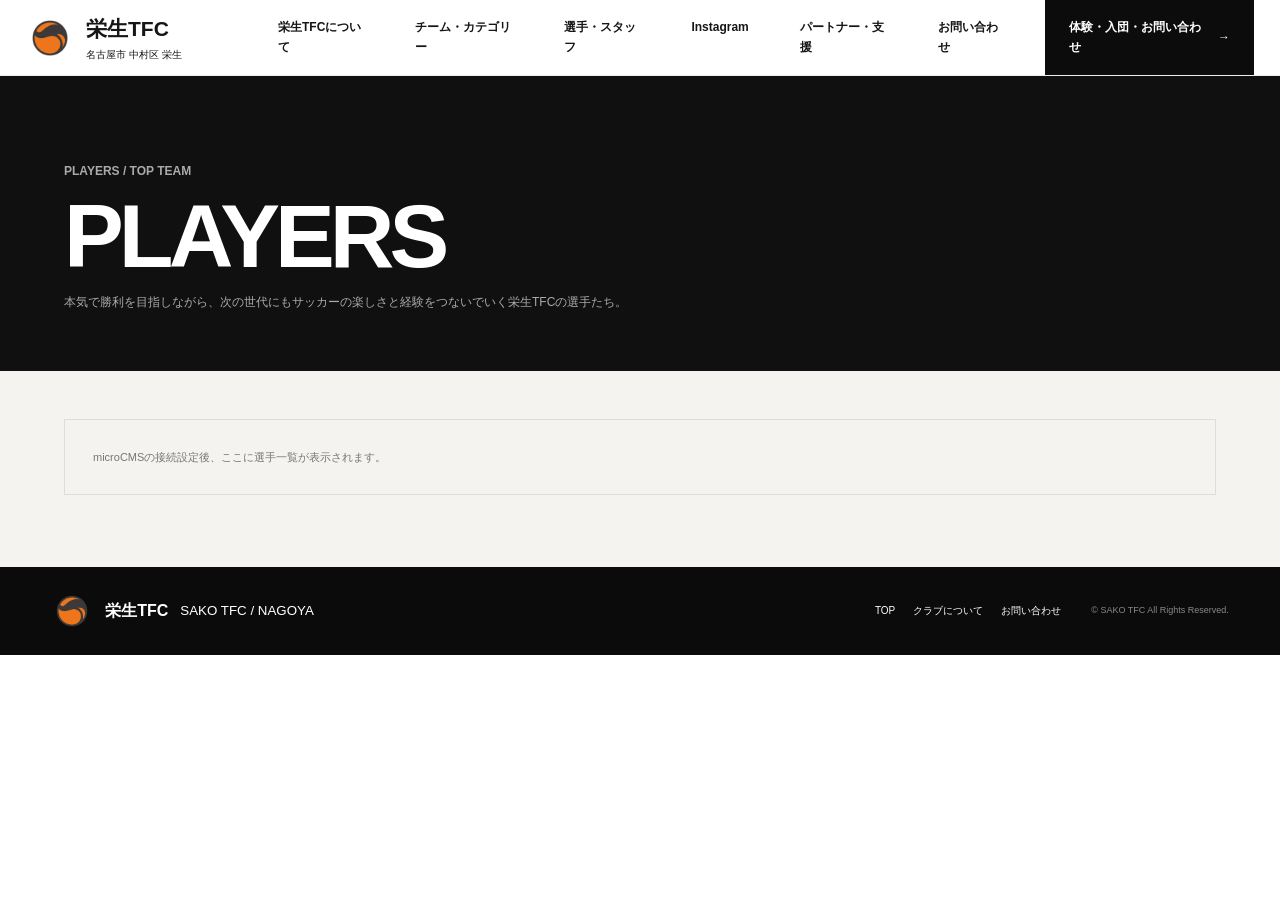
<file: players.html>
<!DOCTYPE html>
<html lang="ja">
<head>
  <meta charset="UTF-8">
  <meta name="viewport" content="width=device-width, initial-scale=1.0">
  <title>選手一覧 | 栄生TFC</title>
  <meta name="description" content="栄生TFCトップチームの選手一覧。">
  <link rel="icon" href="assets/icons/logo-main.webp" type="image/webp">
  <link rel="stylesheet" href="styles.css">
</head>
<body>
<header class="header">
  <a href="index.html#top" class="brand"><img src="assets/icons/logo-main.webp" alt="栄生TFC ロゴ"><span><b>栄生TFC</b><small>名古屋市 中村区 栄生</small></span></a>
  <button class="menu" aria-label="メニューを開く"><i></i><i></i><i></i></button>
  <nav><a href="index.html#about">栄生TFCについて</a><a href="index.html#teams">チーム・カテゴリー</a><a href="players.html">選手・スタッフ</a><a href="index.html#instagram">Instagram</a><a href="sponsor.html">パートナー・支援</a><a href="contact.html">お問い合わせ</a></nav>
  <a class="entry" href="contact.html">体験・入団・お問い合わせ <span>→</span></a>
</header>
<main class="players-page">
  <section class="players-page-hero"><p class="label">PLAYERS / TOP TEAM</p><h1>PLAYERS</h1><p>本気で勝利を目指しながら、次の世代にもサッカーの楽しさと経験をつないでいく栄生TFCの選手たち。</p></section>
  <section class="players-page-grid" id="allPlayers" aria-live="polite"></section>
</main>
<footer><div><img src="assets/icons/logo-main.webp" alt=""><b>栄生TFC</b><small>SAKO TFC / NAGOYA</small></div><nav><a href="index.html#top">TOP</a><a href="index.html#about">クラブについて</a><a href="contact.html">お問い合わせ</a></nav><p>© SAKO TFC All Rights Reserved.</p></footer>
<script src="script.js"></script>
</body>
</html>
</file>
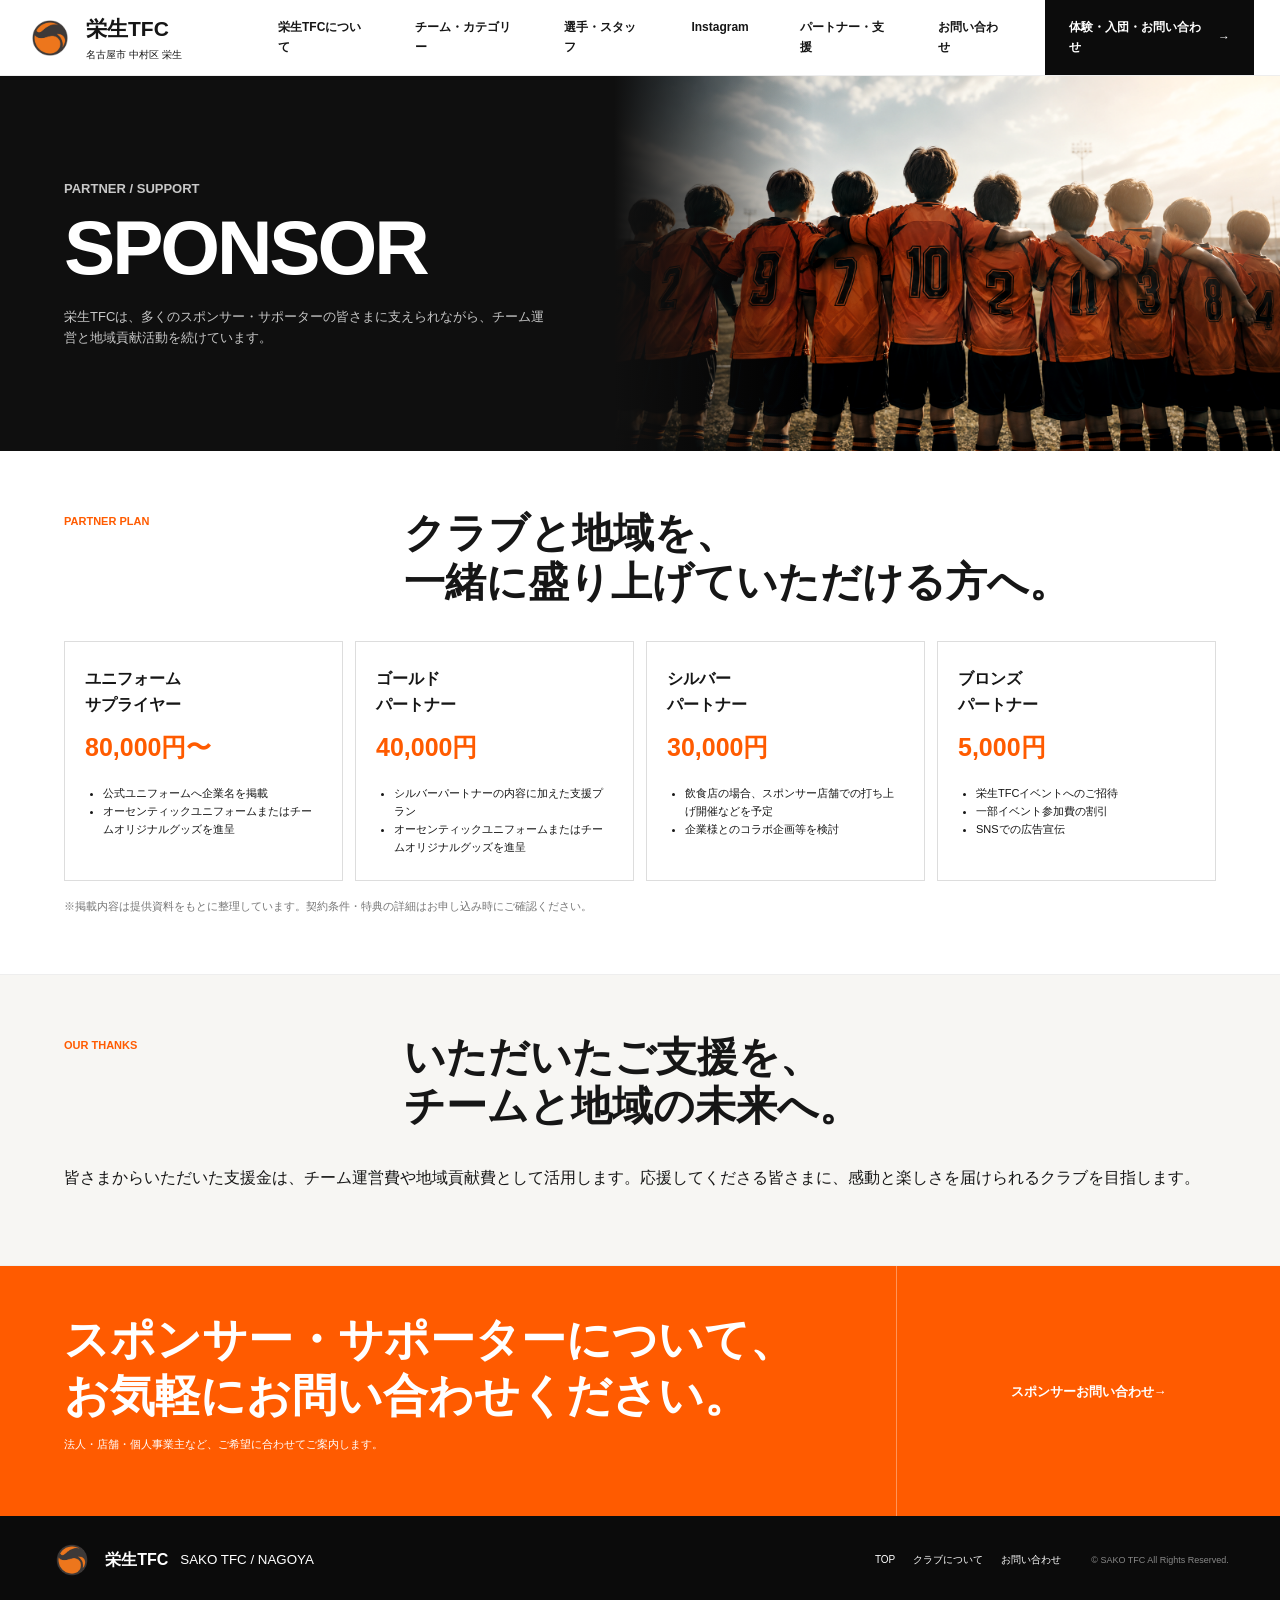
<file: sponsor.html>
<!DOCTYPE html><html lang="ja"><head><meta charset="UTF-8"><meta name="viewport" content="width=device-width, initial-scale=1.0"><title>スポンサー・パートナー | 栄生TFC</title><meta name="description" content="栄生TFCのスポンサー・パートナープランのご案内です。"><link rel="icon" href="assets/icons/logo-main.webp" type="image/png"><link rel="stylesheet" href="styles.css"></head><body><header class="header">
  <a href="index.html#top" class="brand"><img src="assets/icons/logo-main.webp" alt="栄生TFC ロゴ"><span><b>栄生TFC</b><small>名古屋市 中村区 栄生</small></span></a>
  <button class="menu" aria-label="メニューを開く"><i></i><i></i><i></i></button>
  <nav>
    <a href="index.html#about">栄生TFCについて</a><a href="index.html#teams">チーム・カテゴリー</a><a href="index.html#players">選手・スタッフ</a><a href="index.html#instagram">Instagram</a><a href="sponsor.html">パートナー・支援</a><a href="contact.html">お問い合わせ</a>
  </nav>
  <a class="entry" href="contact.html">体験・入団・お問い合わせ <span>→</span></a>
</header><main class="subpage-main">
<section class="subpage-hero"><div class="subpage-hero-copy"><p class="label">PARTNER / SUPPORT</p><h1>SPONSOR</h1><p>栄生TFCは、多くのスポンサー・サポーターの皆さまに支えられながら、チーム運営と地域貢献活動を続けています。</p></div><div class="subpage-hero-visual"><img src="assets/images/future.png" alt="栄生TFC スポンサー・パートナー"></div></section>
<section class="subpage-section"><div class="subpage-head"><p class="label">PARTNER PLAN</p><h2>クラブと地域を、<br>一緒に盛り上げていただける方へ。</h2></div><div class="subpage-body"><div class="sponsor-plans"><article class="sponsor-plan"><h3>ユニフォーム<br>サプライヤー</h3><div class="price">80,000円〜</div><ul><li>公式ユニフォームへ企業名を掲載</li><li>オーセンティックユニフォームまたはチームオリジナルグッズを進呈</li></ul></article><article class="sponsor-plan"><h3>ゴールド<br>パートナー</h3><div class="price">40,000円</div><ul><li>シルバーパートナーの内容に加えた支援プラン</li><li>オーセンティックユニフォームまたはチームオリジナルグッズを進呈</li></ul></article><article class="sponsor-plan"><h3>シルバー<br>パートナー</h3><div class="price">30,000円</div><ul><li>飲食店の場合、スポンサー店舗での打ち上げ開催などを予定</li><li>企業様とのコラボ企画等を検討</li></ul></article><article class="sponsor-plan"><h3>ブロンズ<br>パートナー</h3><div class="price">5,000円</div><ul><li>栄生TFCイベントへのご招待</li><li>一部イベント参加費の割引</li><li>SNSでの広告宣伝</li></ul></article></div><p class="notice">※掲載内容は提供資料をもとに整理しています。契約条件・特典の詳細はお申し込み時にご確認ください。</p></div></section>
<section class="subpage-section alt"><div class="subpage-head"><p class="label">OUR THANKS</p><h2>いただいたご支援を、<br>チームと地域の未来へ。</h2></div><div class="subpage-body"><p>皆さまからいただいた支援金は、チーム運営費や地域貢献費として活用します。応援してくださる皆さまに、感動と楽しさを届けられるクラブを目指します。</p></div></section>
<section class="cta"><div><h2>スポンサー・サポーターについて、<br>お気軽にお問い合わせください。</h2><p>法人・店舗・個人事業主など、ご希望に合わせてご案内します。</p></div><a href="contact.html?type=sponsor">スポンサーお問い合わせ <span>→</span></a></section></main><footer><div><img src="assets/icons/logo-main.webp" alt=""><b>栄生TFC</b><small>SAKO TFC / NAGOYA</small></div><nav><a href="index.html#top">TOP</a><a href="index.html#about">クラブについて</a><a href="contact.html">お問い合わせ</a></nav><p>© SAKO TFC All Rights Reserved.</p></footer>
<script src="https://cdn.jsdelivr.net/npm/gsap@3.12.5/dist/gsap.min.js"></script><script src="script.js"></script></body></html>
</file>
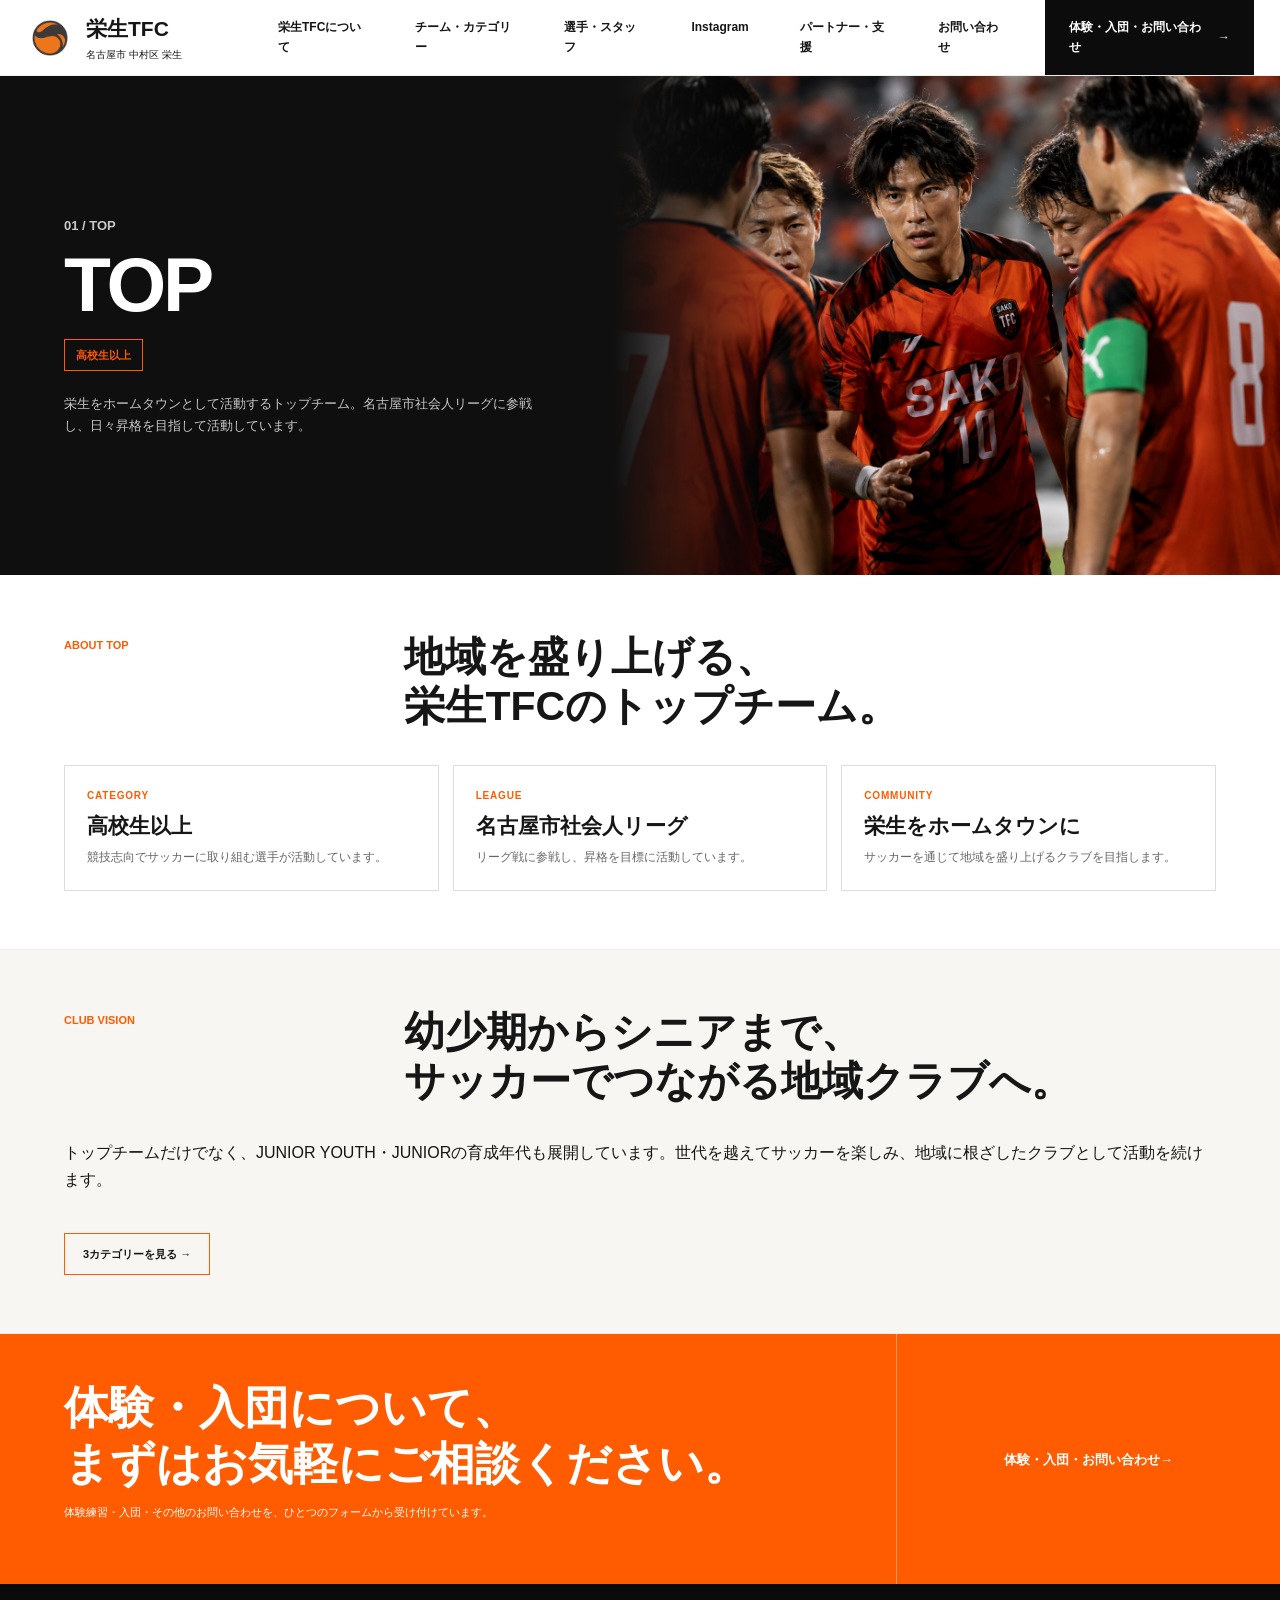
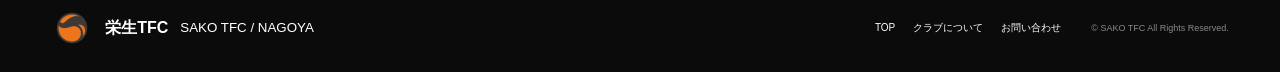
<file: top-team.html>
<!DOCTYPE html><html lang="ja"><head><meta charset="UTF-8"><meta name="viewport" content="width=device-width, initial-scale=1.0"><title>TOP | 栄生TFC</title><meta name="description" content="栄生TFC TOPチームの紹介。高校生以上を対象に、名古屋市社会人リーグで活動しています。"><link rel="icon" href="assets/icons/logo-main.webp" type="image/png"><link rel="stylesheet" href="styles.css"></head><body><header class="header">
  <a href="index.html#top" class="brand"><img src="assets/icons/logo-main.webp" alt="栄生TFC ロゴ"><span><b>栄生TFC</b><small>名古屋市 中村区 栄生</small></span></a>
  <button class="menu" aria-label="メニューを開く"><i></i><i></i><i></i></button>
  <nav>
    <a href="index.html#about">栄生TFCについて</a><a href="index.html#teams">チーム・カテゴリー</a><a href="index.html#players">選手・スタッフ</a><a href="index.html#instagram">Instagram</a><a href="sponsor.html">パートナー・支援</a><a href="contact.html">お問い合わせ</a>
  </nav>
  <a class="entry" href="contact.html">体験・入団・お問い合わせ <span>→</span></a>
</header><main class="subpage-main">
<section class="subpage-hero"><div class="subpage-hero-copy"><p class="label">01 / TOP</p><h1>TOP</h1><span class="subpage-age">高校生以上</span><p>栄生をホームタウンとして活動するトップチーム。名古屋市社会人リーグに参戦し、日々昇格を目指して活動しています。</p></div><div class="subpage-hero-visual"><img src="assets/images/top-team.png" alt="栄生TFC トップチーム"></div></section>
<section class="subpage-section"><div class="subpage-head"><p class="label">ABOUT TOP</p><h2>地域を盛り上げる、<br>栄生TFCのトップチーム。</h2></div><div class="subpage-body"><div class="info-grid"><div class="info-card"><small>CATEGORY</small><strong>高校生以上</strong><p>競技志向でサッカーに取り組む選手が活動しています。</p></div><div class="info-card"><small>LEAGUE</small><strong>名古屋市社会人リーグ</strong><p>リーグ戦に参戦し、昇格を目標に活動しています。</p></div><div class="info-card"><small>COMMUNITY</small><strong>栄生をホームタウンに</strong><p>サッカーを通じて地域を盛り上げるクラブを目指します。</p></div></div></div></section>
<section class="subpage-section alt"><div class="subpage-head"><p class="label">CLUB VISION</p><h2>幼少期からシニアまで、<br>サッカーでつながる地域クラブへ。</h2></div><div class="subpage-body"><p>トップチームだけでなく、JUNIOR YOUTH・JUNIORの育成年代も展開しています。世代を越えてサッカーを楽しみ、地域に根ざしたクラブとして活動を続けます。</p><a class="page-back" href="index.html#teams">3カテゴリーを見る →</a></div></section><section class="cta"><div><h2>体験・入団について、<br>まずはお気軽にご相談ください。</h2><p>体験練習・入団・その他のお問い合わせを、ひとつのフォームから受け付けています。</p></div><a href="contact.html">体験・入団・お問い合わせ <span>→</span></a></section></main><footer><div><img src="assets/icons/logo-main.webp" alt=""><b>栄生TFC</b><small>SAKO TFC / NAGOYA</small></div><nav><a href="index.html#top">TOP</a><a href="index.html#about">クラブについて</a><a href="contact.html">お問い合わせ</a></nav><p>© SAKO TFC All Rights Reserved.</p></footer>
<script src="https://cdn.jsdelivr.net/npm/gsap@3.12.5/dist/gsap.min.js"></script><script src="script.js"></script></body></html>
</file>
<file: styles.css>
:root{--o:#ff5b00;--k:#0d0d0d;--w:#fff;--g:#f4f3f0;--line:#d8d6d1;--max:100%}*{box-sizing:border-box}html{scroll-behavior:smooth}body{margin:0;color:#161616;background:#fff;font-family:Arial,"Noto Sans JP","Yu Gothic",sans-serif;line-height:1.65}img{display:block;width:100%;height:100%;object-fit:cover}a{color:inherit;text-decoration:none}.header{height:76px;display:flex;align-items:center;gap:28px;padding:0 26px;background:#fff;position:sticky;top:0;z-index:20;border-bottom:1px solid #eee}.brand{display:flex;align-items:center;gap:12px;min-width:210px}.brand img{width:48px;height:56px;object-fit:contain}.brand b,.brand small{display:block}.brand b{font-size:21px}.brand small{font-size:10px}.header nav{display:flex;gap:23px;margin-left:auto;font-size:12px;font-weight:700}.entry{align-self:stretch;display:flex;align-items:center;padding:0 24px;background:#0c0c0c;color:#fff;font-weight:700;font-size:12px}.entry span{margin-left:14px}.menu{display:none}.hero{position:relative;min-height:760px;width:100%;overflow:hidden;background:#070707;color:#fff}.hero-junior{display:block}.hero-visual{position:absolute;inset:0 0 78px 42%;overflow:hidden}.hero-visual:before{content:"";position:absolute;inset:0;z-index:2;background:linear-gradient(90deg,#070707 0%,rgba(7,7,7,.78) 12%,rgba(7,7,7,.12) 42%,rgba(7,7,7,.12) 100%),linear-gradient(180deg,rgba(0,0,0,.2),transparent 45%,rgba(0,0,0,.28))}.hero-visual img{width:100%;height:100%;object-fit:cover;object-position:center center;filter:saturate(.88) contrast(1.04) brightness(.92);transform:scale(1.035)}.hero-brush{position:absolute;left:-4%;bottom:-8%;z-index:3;width:52%;height:38%;background:linear-gradient(135deg,transparent 0 8%,var(--o) 9% 19%,transparent 20% 27%,var(--o) 28% 38%,transparent 39% 47%,var(--o) 48% 60%,transparent 61%);clip-path:polygon(0 70%,100% 0,92% 18%,100% 24%,80% 36%,96% 42%,67% 58%,84% 64%,42% 82%,56% 88%,0 100%);opacity:.9;mix-blend-mode:screen}.hero-inner{position:relative;z-index:4;min-height:682px;padding:72px clamp(28px,5.6vw,102px) 48px;display:flex;align-items:center}.hero-copy{width:min(620px,48vw);padding:0}.micro{margin:0 0 18px;color:rgba(255,255,255,.56);font-size:10px;letter-spacing:.28em;font-weight:700}.hero h1{display:flex;align-items:flex-end;gap:16px;margin:0 0 24px;line-height:.76;letter-spacing:-.065em}.hero-sako{font-family:"Arial Narrow","Helvetica Neue Condensed",Impact,sans-serif;font-size:clamp(86px,10.2vw,156px);font-weight:900;color:var(--o);transform:skewX(-5deg);text-shadow:0 6px 30px rgba(255,91,0,.12)}.hero-tfc{font-family:"Segoe Print","Bradley Hand","Comic Sans MS",cursive;font-size:clamp(68px,7.4vw,112px);font-weight:800;color:#fff;transform:rotate(-7deg) translateY(-4px);letter-spacing:-.08em}.hero-catch{display:inline-block;position:relative;margin:0 0 18px;font-size:clamp(28px,3vw,48px);line-height:1.18;font-weight:800;letter-spacing:.06em}.hero-catch:after{content:"";position:absolute;left:44%;right:-2%;bottom:-10px;height:4px;background:var(--o);transform:skewX(-24deg)}.hero-lead{margin:18px 0 8px;color:rgba(255,255,255,.82);font-size:14px;line-height:1.95}.hero-message{margin:0 0 28px;color:rgba(255,255,255,.76);font-size:13px}.hero-message strong{color:var(--o);letter-spacing:.08em}.hero-actions{display:flex;flex-wrap:wrap;gap:12px}.hero-actions a{display:inline-flex;align-items:center;justify-content:center;gap:28px;min-width:220px;padding:15px 20px;border:1px solid var(--o);color:#fff;background:rgba(0,0,0,.16);font-size:12px;font-weight:800;letter-spacing:.08em;transition:.25s}.hero-actions a:first-child:hover{background:var(--o)}.hero-actions a.ghost{min-width:auto;border-color:rgba(255,255,255,.22);color:rgba(255,255,255,.82)}.hero-script{position:absolute;right:4.5%;top:30%;font-family:"Segoe Script","Bradley Hand",cursive;font-size:clamp(26px,2.6vw,44px);line-height:1.55;color:var(--o);transform:rotate(-7deg);text-align:center;text-shadow:0 4px 20px rgba(0,0,0,.3)}.hero-scroll{position:absolute;left:50%;bottom:16px;transform:translateX(-50%);font-size:9px;letter-spacing:.22em;color:rgba(255,255,255,.72)}.hero-scroll:after{content:"";display:block;width:1px;height:45px;margin:8px auto -44px;background:linear-gradient(var(--o),transparent)}.hero-news{position:absolute;left:0;right:0;bottom:0;z-index:5;height:78px;display:grid;grid-template-columns:auto auto auto 1fr auto;gap:28px;align-items:center;padding:0 clamp(28px,4vw,72px);background:rgba(5,5,5,.94);border-top:1px solid rgba(255,255,255,.11);backdrop-filter:blur(12px)}.hero-news strong{color:var(--o);font-size:18px}.hero-news time{font-size:11px;color:rgba(255,255,255,.7)}.news-badge{padding:4px 14px;border-radius:999px;background:var(--o);color:#111;font-size:9px;font-weight:900}.hero-news p{margin:0;font-size:12px;color:rgba(255,255,255,.82)}.hero-news a{font-size:10px;letter-spacing:.12em;color:#fff}.hero-news a span{margin-left:16px;color:var(--o)}
.section-black{background:#0f0f0f;color:#fff}.section-title{display:flex;align-items:end;gap:28px;padding:20px 4.3%;max-width:var(--max);margin:auto}.section-title b{font-size:18px}.section-title span{font-size:11px;color:#bbb}.path{padding-bottom:18px}.path-grid{max-width:var(--max);padding:0 4.3%;margin:auto;display:grid;grid-template-columns:repeat(3,1fr);gap:18px}.path-card{height:330px;position:relative;overflow:hidden}.path-card img{position:absolute;inset:0;filter:grayscale(.5) contrast(1.15);opacity:.72}.path-card div{position:absolute;inset:0;padding:20px;z-index:2}.path-card:after{content:"";position:absolute;inset:0;background:linear-gradient(90deg,rgba(0,0,0,.1),rgba(0,0,0,.55))}.path-card.orange{background:var(--o);color:#fff}.path-card.orange:before{content:"";position:absolute;inset:0;background:var(--o);mix-blend-mode:multiply;z-index:1}.path-card.light{background:#fff;color:#111}.path-card.light img{right:0;left:auto;width:56%;opacity:.9}.path-card.light:after{background:linear-gradient(90deg,#fff 0 45%,transparent 75%)}.path-card span{font-size:22px;font-weight:900}.path-card h2{font-size:38px;line-height:1;margin:4px 0 15px}.path-card b{font-size:13px}.path-card ul{font-size:11px;padding-left:17px;margin-top:16px}.about{max-width:var(--max);margin:auto;display:grid;grid-template-columns:40% 42% 18%;min-height:360px;background:#f7f6f3}.about-copy{padding:36px 56px}.label{color:var(--o);font-weight:800;font-size:11px}.about h2,.story h2,.players h2,.partner h2{font-size:30px;line-height:1.25;margin:10px 0 16px}.about-copy>p{font-size:13px}.values{display:grid;grid-template-columns:repeat(4,1fr);gap:12px;margin-top:24px}.values div{text-align:center;color:var(--o);font-size:24px}.values b,.values small{display:block;color:#111}.values b{font-size:13px}.values small{font-size:9px}.about-city{position:relative;overflow:hidden}.about-city img{filter:grayscale(1) contrast(1.1)}.about-city strong{position:absolute;left:18%;bottom:15%;font-size:74px;color:var(--o);font-style:italic;transform:rotate(-10deg)}.hometown{padding:36px 24px;background:#fafafa}.hometown p{color:var(--o);font-size:10px;font-weight:800}.hometown h3{font-size:26px;line-height:1.2}.hometown img{height:150px;filter:grayscale(1)}.story{max-width:var(--max);margin:auto;display:grid;grid-template-columns:29% 21% 29% 21%;min-height:320px}.story>div,.story blockquote{padding:34px}.story-lead a,.players-intro a,.partner-copy a{display:inline-block;margin-top:10px;padding:10px 18px;background:var(--o);color:#fff;font-size:12px;font-weight:700}.story-lead p{font-size:12px;color:#ccc}.story-person{position:relative;padding:0!important}.story-person img{filter:grayscale(1);opacity:.9}.story-person>div{position:absolute;left:20px;bottom:18px}.story-person small,.story-person b,.story-person em{display:block}.story-person b{font-size:18px}.story-person em{font-family:serif}.story blockquote{margin:0;border-left:1px solid #3a3a3a;font-size:19px;font-weight:700;color:#fff}.story blockquote small{display:block;font-size:11px;font-weight:400;color:#bbb;margin-top:22px}.story-points{display:flex;flex-direction:column;gap:14px}.story-points div{border:1px solid var(--o);padding:13px}.story-points b,.story-points small{display:block}.story-points b{color:var(--o);font-size:12px}.story-points small{font-size:10px}.players{max-width:var(--max);margin:auto;padding:36px 5%;display:grid;grid-template-columns:28% 72%;gap:24px}.players-intro p{font-size:13px}.player-list{display:grid;grid-template-columns:repeat(4,1fr);gap:12px}.player-list article{height:260px;position:relative;overflow:hidden;background:#111;color:#fff}.player-list article:after{content:"";position:absolute;inset:40% 0 0;background:linear-gradient(transparent,#111)}.player-list img{filter:saturate(.8)}.player-list strong,.player-list span,.player-list b,.player-list small{position:absolute;z-index:2;left:14px}.player-list strong{top:12px;font-size:36px;color:var(--o)}.player-list span{top:56px;font-size:12px}.player-list b{bottom:42px}.player-list small{bottom:14px;font-size:9px;right:12px}.news{padding:26px 4.5%;max-width:var(--max);margin:auto;display:grid;grid-template-columns:12% 88%}.news-head h2{font-size:32px;margin:0}.news-head a{font-size:11px;border:1px solid #777;padding:8px 10px}.news-row{display:grid;grid-template-columns:repeat(4,1fr);gap:16px}.news-row article{display:grid;grid-template-columns:74px 1fr;column-gap:10px}.news-row img{grid-row:1/5;height:74px}.news-row time,.news-row b{font-size:9px}.news-row b{color:var(--o)}.news-row h3{font-size:12px;margin:3px 0}.news-row p{font-size:9px;color:#aaa;margin:0}.partner{max-width:var(--max);margin:auto;display:grid;grid-template-columns:62% 38%;min-height:290px;background:#f8f7f4}.partner-copy{padding:36px 56px}.partner-copy p{font-size:12px}.partner-values{display:flex;gap:28px;margin:20px 0}.partner-values div{font-size:12px;font-weight:700}.partner-visual{position:relative}.partner-visual img{filter:grayscale(1)}.partner-visual:after{content:"";position:absolute;inset:0;background:linear-gradient(90deg,transparent,rgba(0,0,0,.55))}.partner-visual strong{position:absolute;z-index:2;left:28px;bottom:24px;color:var(--o);font-size:30px;line-height:1}.cta{max-width:var(--max);margin:auto;background:var(--o);color:#fff;display:grid;grid-template-columns:1.3fr repeat(3,.7fr);align-items:stretch}.cta>div,.cta>a{padding:28px 36px}.cta h2{font-size:27px;line-height:1.25;margin:0}.cta p{font-size:11px}.cta>a{display:flex;align-items:center;justify-content:center;border-left:1px solid rgba(255,255,255,.35);font-weight:700;font-size:13px}footer{max-width:var(--max);margin:auto;background:#0b0b0b;color:#fff;padding:20px 4%;display:flex;align-items:center;gap:30px}footer>div{display:flex;align-items:center;gap:12px}footer img{width:42px;height:48px;object-fit:contain}footer b,footer small{display:block}footer nav{margin-left:auto;display:flex;gap:18px;font-size:10px}footer p{font-size:9px;color:#888}@media(max-width:900px){.header nav,.entry{display:none}.menu{display:block;margin-left:auto;border:0;background:none}.menu i{display:block;width:24px;height:2px;background:#111;margin:5px}.hero{min-height:800px}.hero-visual{inset:250px 0 70px 0}.hero-visual:before{background:linear-gradient(180deg,#070707 0%,rgba(7,7,7,.75) 18%,rgba(7,7,7,.08) 50%,rgba(7,7,7,.42) 100%)}.hero-inner{min-height:730px;align-items:flex-start;padding:42px 24px 24px}.hero-copy{width:100%;max-width:620px}.hero h1{gap:10px}.hero-sako{font-size:82px}.hero-tfc{font-size:58px}.hero-catch{font-size:28px}.hero-lead{font-size:12px;max-width:500px}.hero-message{font-size:11px}.hero-script{display:none}.hero-scroll{display:none}.hero-news{height:70px;grid-template-columns:auto auto 1fr;padding:0 20px;gap:12px}.hero-news .news-badge,.hero-news a{display:none}.hero-news p{font-size:10px}.path-grid,.player-list{grid-template-columns:1fr}.path-card{height:300px}.about,.story,.players,.news,.partner,.cta{grid-template-columns:1fr}.about-copy,.partner-copy{padding:32px 24px}.hometown{display:none}.story-person{min-height:420px}.players{padding:48px 24px}.player-list article{height:330px}.news{padding:40px 24px}.news-row{grid-template-columns:1fr}.cta>a{border-left:0;border-top:1px solid rgba(255,255,255,.35)}footer{flex-wrap:wrap}footer nav{order:3;margin-left:0;width:100%}}


/* Full-bleed layout refinement */
body{overflow-x:hidden}
.hero,.about,.story,.players,.news,.partner,.cta,footer{width:100%;max-width:none}
.section-title,.path-grid{width:100%;max-width:none}
.hero-copy{padding-left:clamp(28px,4.6vw,84px)}
.about-copy,.partner-copy{padding-left:clamp(28px,4.6vw,84px);padding-right:clamp(28px,4.6vw,84px)}
.players,.news{padding-left:clamp(28px,4.6vw,84px);padding-right:clamp(28px,4.6vw,84px)}
.section-title,.path-grid{padding-left:clamp(28px,4.3vw,78px);padding-right:clamp(28px,4.3vw,78px)}
footer{padding-left:clamp(28px,4vw,72px);padding-right:clamp(28px,4vw,72px)}
@media(min-width:1800px){.hero h1{font-size:150px}.path-card{height:360px}.about,.story,.partner{min-height:390px}.players{padding-top:48px;padding-bottom:48px}.news{padding-top:32px;padding-bottom:32px}}

@media(max-width:560px){.hero{min-height:780px}.hero-visual{inset:300px 0 70px 0}.hero-sako{font-size:66px}.hero-tfc{font-size:46px}.hero-catch{font-size:24px}.hero-actions a{min-width:100%;}.hero-news time{display:none}.hero-news{grid-template-columns:auto 1fr}.hero-news p{white-space:nowrap;overflow:hidden;text-overflow:ellipsis}}

/* Category card hover motion */
.path-card{
  isolation:isolate;
  cursor:pointer;
}
.path-card img{
  transform:scale(1.01);
  transform-origin:center center;
  transition:transform .65s cubic-bezier(.22,1,.36,1),filter .65s ease,opacity .65s ease;
  will-change:transform;
}
.path-card:hover img{
  transform:scaleX(1.09) scaleY(1.035);
  filter:grayscale(.2) contrast(1.18);
  opacity:.86;
}
.path-card.light:hover img{
  transform:translateX(-2%) scaleX(1.1) scaleY(1.035);
  opacity:1;
}
.path-card>div{
  transition:transform .55s cubic-bezier(.22,1,.36,1);
}
.path-card:hover>div{
  transform:translateX(6px);
}

@media (hover:none){
  .path-card img,
  .path-card:hover img,
  .path-card.light:hover img{
    transform:none;
  }
  .path-card:hover>div{
    transform:none;
  }
}

@media (prefers-reduced-motion:reduce){
  .path-card img,
  .path-card>div{
    transition:none;
  }
}

/* Expanding category panels: hovered card widens while neighbors contract */
@media (hover:hover) and (min-width:901px){
  .path-grid{
    grid-template-columns:repeat(3,minmax(0,1fr));
    transition:grid-template-columns .7s cubic-bezier(.22,1,.36,1);
  }
  .path-grid:has(.path-card:nth-child(1):hover){
    grid-template-columns:1.42fr .79fr .79fr;
  }
  .path-grid:has(.path-card:nth-child(2):hover){
    grid-template-columns:.79fr 1.42fr .79fr;
  }
  .path-grid:has(.path-card:nth-child(3):hover){
    grid-template-columns:.79fr .79fr 1.42fr;
  }
  .path-card{
    min-width:0;
    transition:filter .55s ease,opacity .55s ease;
  }
  .path-grid:has(.path-card:hover) .path-card:not(:hover){
    opacity:.76;
    filter:saturate(.78);
  }
  .path-card img,
  .path-card:hover img,
  .path-card.light:hover img{
    transform:scale(1.025);
  }
  .path-card:hover img{
    filter:grayscale(.18) contrast(1.18);
    opacity:.9;
  }
  .path-card.light:hover img{
    opacity:1;
  }
}

/* Smoother expanding category panels */
@media (hover:hover) and (min-width:901px){
  .path-grid{
    display:flex;
    align-items:stretch;
    gap:18px;
  }
  .path-card{
    flex:1 1 0;
    min-width:0;
    transform:translateZ(0);
    transition:
      flex-grow .95s cubic-bezier(.16,1,.3,1),
      flex-basis .95s cubic-bezier(.16,1,.3,1),
      opacity .75s cubic-bezier(.16,1,.3,1),
      filter .75s cubic-bezier(.16,1,.3,1),
      box-shadow .75s cubic-bezier(.16,1,.3,1);
    will-change:flex-grow,opacity,filter;
  }
  .path-grid:has(.path-card:hover) .path-card{
    flex-grow:.82;
  }
  .path-grid:has(.path-card:hover) .path-card:hover{
    flex-grow:1.55;
    opacity:1;
    filter:none;
    box-shadow:0 18px 42px rgba(0,0,0,.28);
  }
  .path-grid:has(.path-card:hover) .path-card:not(:hover){
    opacity:.72;
    filter:saturate(.76) brightness(.9);
  }
  .path-card img{
    transition:
      transform 1s cubic-bezier(.16,1,.3,1),
      filter .8s cubic-bezier(.16,1,.3,1),
      opacity .8s cubic-bezier(.16,1,.3,1),
      object-position 1s cubic-bezier(.16,1,.3,1);
  }
  .path-card:hover img{
    transform:scale(1.035);
  }
  .path-card>div{
    transition:transform .85s cubic-bezier(.16,1,.3,1);
  }
  .path-card:hover>div{
    transform:translateX(10px);
  }
}

/* Cinematic GSAP hero slider */
.hero-cinematic {
  min-height: 790px;
  background: #060606;
  isolation: isolate;
}

.hero-slides,
.hero-slide,
.hero-shade {
  position: absolute;
  inset: 0 0 78px;
}

.hero-slide {
  z-index: 1;
  margin: 0;
  opacity: 0;
  overflow: hidden;
  pointer-events: none;
}

.hero-slide.is-active {
  z-index: 2;
  opacity: 1;
}

.hero-slide img {
  width: 100%;
  height: 100%;
  object-fit: cover;
  object-position: center 46%;
  transform: scale(1.065);
  filter: saturate(.9) contrast(1.04) brightness(.76);
  will-change: transform, opacity;
}

.hero-slide:nth-child(2) img {
  object-position: center 44%;
}

.hero-slide:nth-child(3) img {
  object-position: center 38%;
}

.hero-shade {
  z-index: 3;
  pointer-events: none;
  background:
    linear-gradient(90deg, rgba(5,5,5,.96) 0%, rgba(5,5,5,.88) 31%, rgba(5,5,5,.42) 57%, rgba(5,5,5,.16) 76%, rgba(5,5,5,.45) 100%),
    linear-gradient(180deg, rgba(0,0,0,.22), transparent 44%, rgba(0,0,0,.46));
}

.hero-cinematic .hero-inner {
  position: relative;
  z-index: 5;
  min-height: 712px;
  display: block;
  padding: 64px clamp(28px, 5.6vw, 102px) 54px;
}

.hero-brand-lockup {
  width: min(640px, 49vw);
}

.hero-cinematic h1 {
  display: flex;
  align-items: flex-end;
  gap: 16px;
  margin: 0;
}

.hero-copy-stage {
  position: relative;
  width: min(650px, 50vw);
  min-height: 170px;
  margin-top: 34px;
  overflow: hidden;
}

.hero-cinematic .hero-copy {
  position: absolute;
  inset: 0;
  width: 100%;
  padding: 0;
  opacity: 0;
  pointer-events: none;
}

.hero-cinematic .hero-copy.is-active {
  opacity: 1;
  pointer-events: auto;
}

.hero-copy-line {
  overflow: hidden;
  will-change: transform, opacity;
}

.hero-cinematic .hero-catch {
  display: block;
  width: fit-content;
  margin-bottom: 20px;
}

.hero-cinematic .hero-lead {
  max-width: 580px;
  margin: 0;
}

.hero-cinematic .hero-actions {
  position: relative;
  z-index: 2;
  margin-top: 4px;
}

.hero-cinematic .hero-script {
  z-index: 2;
  top: auto;
  right: 5%;
  bottom: 142px;
}

.hero-controls {
  position: absolute;
  z-index: 6;
  right: clamp(28px, 4vw, 72px);
  bottom: 116px;
  display: flex;
  align-items: center;
  gap: 14px;
}

.hero-dot {
  display: flex;
  align-items: center;
  gap: 8px;
  width: 42px;
  padding: 0;
  color: rgba(255,255,255,.5);
  background: none;
  border: 0;
  cursor: pointer;
  font: inherit;
  font-size: 9px;
  letter-spacing: .12em;
}

.hero-dot::after {
  content: "";
  width: 18px;
  height: 2px;
  background: rgba(255,255,255,.28);
  transition: width .45s cubic-bezier(.16,1,.3,1), background .45s ease;
}

.hero-dot.is-active {
  width: 72px;
  color: #fff;
}

.hero-dot.is-active::after {
  width: 44px;
  background: var(--o);
}

@media (max-width: 900px) {
  .header nav.is-open {
    display: flex;
    position: absolute;
    top: 76px;
    left: 0;
    right: 0;
    flex-direction: column;
    padding: 24px;
    background: #fff;
  }

  .hero-cinematic {
    min-height: 820px;
  }

  .hero-slides,
  .hero-slide,
  .hero-shade {
    inset: 0 0 70px;
  }

  .hero-slide img {
    object-position: 62% center;
    filter: saturate(.9) contrast(1.02) brightness(.7);
  }

  .hero-shade {
    background:
      linear-gradient(180deg, rgba(5,5,5,.92) 0%, rgba(5,5,5,.72) 39%, rgba(5,5,5,.2) 66%, rgba(5,5,5,.62) 100%),
      linear-gradient(90deg, rgba(5,5,5,.62), transparent 78%);
  }

  .hero-cinematic .hero-inner {
    min-height: 750px;
    padding: 42px 24px 30px;
  }

  .hero-brand-lockup,
  .hero-copy-stage {
    width: 100%;
    max-width: 620px;
  }

  .hero-copy-stage {
    min-height: 190px;
    margin-top: 26px;
  }

  .hero-cinematic .hero-actions {
    margin-top: 8px;
  }

  .hero-controls {
    right: 20px;
    bottom: 98px;
  }
}

@media (max-width: 560px) {
  .hero-cinematic {
    min-height: 790px;
  }

  .hero-cinematic .hero-inner {
    min-height: 720px;
  }

  .hero-copy-stage {
    min-height: 210px;
  }

  .hero-cinematic .hero-catch {
    font-size: 25px;
  }

  .hero-cinematic .hero-lead br {
    display: none;
  }

  .hero-controls {
    left: 24px;
    right: auto;
    bottom: 92px;
  }
}

@media (prefers-reduced-motion: reduce) {
  .hero-slide,
  .hero-slide img,
  .hero-copy-line,
  .hero-dot::after {
    transition: none !important;
    animation: none !important;
  }
}

/* Hero layout stabilization */
.hero-cinematic {
  --hero-content-left: clamp(24px, 5vw, 86px);
  min-height: clamp(680px, calc(100svh - 76px), 860px);
}

.hero-inner {
  display: grid;
  grid-template-rows: auto minmax(150px, auto) auto 1fr auto;
  align-content: center;
  gap: 0;
  padding: clamp(54px, 8vh, 96px) var(--hero-content-left) 118px;
}

.hero-brand-lockup {
  position: relative;
  inset: auto;
  width: min(620px, 62vw);
}

.hero-copy-stage {
  position: relative;
  inset: auto;
  width: min(620px, 62vw);
  min-height: 150px;
  margin-top: 24px;
}

.hero-copy {
  top: 0;
  left: 0;
  width: 100%;
}

.hero-actions {
  position: relative;
  inset: auto;
  width: min(620px, 62vw);
  min-height: 48px;
  margin-top: 18px;
}

.hero-script {
  position: absolute;
  right: clamp(28px, 5vw, 82px);
  bottom: 112px;
}

.hero-controls {
  position: absolute;
  left: var(--hero-content-left);
  bottom: 82px;
}

.hero-scroll {
  position: absolute;
  right: clamp(28px, 4vw, 70px);
  bottom: 82px;
}

/* Instagram */
.instagram-section {
  padding: 54px clamp(24px, 4.6vw, 84px) 64px;
  background: #f6f4f0;
}

.instagram-head {
  display: flex;
  align-items: end;
  justify-content: space-between;
  gap: 24px;
  margin-bottom: 24px;
}

.instagram-head p { margin: 0 0 6px; color: var(--o); font-size: 11px; font-weight: 800; letter-spacing: .12em; }
.instagram-head h2 { margin: 0; font-size: clamp(28px, 3vw, 42px); line-height: 1; }
.instagram-head a { font-size: 12px; font-weight: 800; border-bottom: 1px solid #111; }

.instagram-grid {
  display: grid;
  grid-template-columns: repeat(5, minmax(0, 1fr));
  gap: 12px;
}

.instagram-card {
  position: relative;
  aspect-ratio: 1 / 1;
  overflow: hidden;
  background: #111;
}

.instagram-card img { transition: transform .7s cubic-bezier(.22,1,.36,1), filter .7s ease; }
.instagram-card::after {
  content: "↗";
  position: absolute;
  right: 12px;
  top: 10px;
  width: 30px;
  height: 30px;
  display: grid;
  place-items: center;
  border-radius: 50%;
  color: #fff;
  background: rgba(0,0,0,.48);
  backdrop-filter: blur(8px);
  opacity: 0;
  transform: translateY(6px);
  transition: .35s ease;
}
.instagram-card:hover img { transform: scale(1.06); filter: brightness(.8); }
.instagram-card:hover::after { opacity: 1; transform: translateY(0); }

/* LINE */
.line-panel {
  display: grid;
  grid-template-columns: 1fr auto;
  align-items: center;
  gap: 28px;
  padding: 42px clamp(24px, 4.6vw, 84px);
  color: #fff;
  background: #111;
  border-top: 1px solid rgba(255,255,255,.08);
}
.line-panel small { color: #70dd72; font-weight: 800; letter-spacing: .12em; }
.line-panel h2 { margin: 6px 0 8px; font-size: clamp(25px, 3vw, 40px); line-height: 1.2; }
.line-panel p { margin: 0; color: #bbb; font-size: 13px; }
.line-button {
  display: inline-flex;
  align-items: center;
  gap: 12px;
  padding: 15px 24px;
  border-radius: 999px;
  color: #081408;
  background: #70dd72;
  font-weight: 800;
  white-space: nowrap;
}
.line-button span { font-size: 18px; }

.line-floating {
  position: fixed;
  right: 20px;
  bottom: 20px;
  z-index: 30;
  display: inline-flex;
  align-items: center;
  gap: 8px;
  padding: 12px 16px;
  border-radius: 999px;
  color: #081408;
  background: #70dd72;
  box-shadow: 0 14px 34px rgba(0,0,0,.24);
  font-size: 12px;
  font-weight: 800;
}

@media (max-width: 900px) {
  .hero-cinematic { min-height: 760px; }
  .hero-inner {
    grid-template-rows: auto minmax(180px, auto) auto 1fr auto;
    padding: 46px 24px 126px;
  }
  .hero-brand-lockup,
  .hero-copy-stage,
  .hero-actions { width: min(100%, 560px); }
  .hero-copy-stage { min-height: 180px; }
  .hero-script { right: 22px; bottom: 126px; opacity: .78; }
  .hero-controls { left: 24px; bottom: 84px; }
  .hero-scroll { display: none; }
  .instagram-grid { grid-template-columns: repeat(3, 1fr); }
  .instagram-card:nth-child(n+4) { display: block; }
  .line-panel { grid-template-columns: 1fr; }
  .line-button { justify-self: start; }
}

@media (max-width: 560px) {
  .hero-cinematic { min-height: 720px; }
  .hero-inner { padding-top: 34px; }
  .hero-copy-stage { min-height: 205px; margin-top: 18px; }
  .hero-actions { align-items: stretch; flex-direction: column; width: min(100%, 300px); }
  .hero-actions a { width: 100%; }
  .hero-script { display: none; }
  .instagram-grid { grid-template-columns: repeat(2, 1fr); }
  .instagram-card:last-child { grid-column: span 2; aspect-ratio: 2 / 1; }
  .instagram-head { align-items: flex-start; flex-direction: column; }
  .line-floating { right: 12px; bottom: 12px; padding: 11px 14px; }
}

/* 2026-08 refinement: preserve the existing visual system while aligning content to the official club mark */
.brand img, footer img { object-fit: contain; }
.age-label{
  display:block;
  width:max-content;
  margin:0 0 10px;
  padding:4px 9px;
  border:1px solid currentColor;
  font-size:10px!important;
  line-height:1.2;
  letter-spacing:.04em;
}
.path-card.light h2{font-size:clamp(27px,2.7vw,38px)}
.hero-info{
  position:absolute;
  left:0;right:0;bottom:0;z-index:5;
  min-height:78px;
  display:grid;
  grid-template-columns:repeat(3,1fr);
  background:rgba(5,5,5,.94);
  border-top:1px solid rgba(255,255,255,.11);
  backdrop-filter:blur(12px);
}
.hero-info a{
  display:flex;
  align-items:center;
  justify-content:center;
  gap:18px;
  padding:16px 24px;
  border-right:1px solid rgba(255,255,255,.11);
  transition:background .25s ease;
}
.hero-info a:last-child{border-right:0}
.hero-info a:hover{background:rgba(255,91,0,.12)}
.hero-info strong{color:var(--o);font-size:13px;letter-spacing:.04em}
.hero-info span{font-size:11px;color:rgba(255,255,255,.78)}
.about-brand-visual{
  display:grid;
  place-items:center;
  background:#111;
}
.about-brand-visual img{
  width:72%;
  height:72%;
  object-fit:contain;
  filter:none;
  opacity:.94;
  position:relative;
  z-index:2;
}
.about-brand-visual strong{
  left:auto;
  right:18px;
  bottom:14px;
  font-size:52px;
  opacity:.18;
  color:#fff;
}
.brand-orbit{
  position:absolute;
  width:72%;
  aspect-ratio:1;
  border:1px solid rgba(255,91,0,.35);
  border-radius:50%;
  z-index:1;
}
.hometown-graphic{
  position:relative;
  overflow:hidden;
  background:#f3f0ea;
}
.hometown-graphic img{
  position:absolute;
  right:-24%;
  bottom:-20%;
  width:145%;
  height:145%;
  object-fit:contain;
  filter:none;
  opacity:.07;
}
.instagram-label{display:flex;align-items:center;gap:8px}
.instagram-icon{
  width:18px;height:18px;display:inline-block;border-radius:5px;
  background:
    radial-gradient(circle at 68% 28%,#fff 0 5%,transparent 6%),
    radial-gradient(circle at 50% 50%,transparent 0 26%,#fff 27% 35%,transparent 36%),
    linear-gradient(135deg,#6f35c5,#ef3f6a 55%,#f5a623);
  position:relative;
}
.instagram-icon:after{content:"";position:absolute;inset:3px;border:1.5px solid #fff;border-radius:4px}
.cta>a{white-space:nowrap}

/* Shared lower-page styling. Uses the same type scale, spacing, colors and UI language as TOP. */
.subpage-main{background:#fff}
.subpage-hero{
  min-height:360px;
  display:grid;
  grid-template-columns:48% 52%;
  background:#0f0f0f;
  color:#fff;
}
.subpage-hero-copy{padding:64px clamp(28px,5vw,80px);display:flex;flex-direction:column;justify-content:center}
.subpage-hero-copy .label{margin:0 0 12px}
.subpage-hero-copy h1{margin:0;font-size:clamp(44px,6vw,78px);line-height:.95;letter-spacing:-.04em}
.subpage-hero-copy .subpage-age{display:inline-block;width:max-content;margin-top:18px;padding:6px 11px;border:1px solid var(--o);color:var(--o);font-size:11px;font-weight:800}
.subpage-hero-copy p{max-width:560px;margin:22px 0 0;color:#c8c8c8;font-size:13px}
.subpage-hero-visual{position:relative;min-height:360px;overflow:hidden}
.subpage-hero-visual:after{content:"";position:absolute;inset:0;background:linear-gradient(90deg,#0f0f0f 0%,transparent 30%)}
.subpage-hero-visual img{filter:saturate(.86) contrast(1.05)}
.subpage-section{padding:58px clamp(28px,5vw,82px);border-bottom:1px solid #eee}
.subpage-section.alt{background:#f7f6f3}
.subpage-section.black{background:#0f0f0f;color:#fff;border:0}
.subpage-head{display:grid;grid-template-columns:26% 1fr;gap:40px;max-width:1180px;margin:0 auto 34px}
.subpage-head .label{margin:3px 0 0}
.subpage-head h2{margin:0;font-size:clamp(28px,3.2vw,42px);line-height:1.2}
.subpage-body{max-width:1180px;margin:auto}
.info-grid{display:grid;grid-template-columns:repeat(3,1fr);gap:14px}
.info-card{padding:22px;border:1px solid #ddd;background:#fff}
.info-card small{display:block;color:var(--o);font-weight:800;font-size:10px;letter-spacing:.08em}
.info-card strong{display:block;margin-top:8px;font-size:21px;line-height:1.25}
.info-card p{margin:9px 0 0;font-size:12px;color:#666}
.black .info-card{background:#151515;border-color:#333}
.black .info-card p{color:#aaa}
.philosophy-list{display:grid;grid-template-columns:repeat(3,1fr);gap:18px}
.philosophy-list article{padding:24px 0;border-top:3px solid var(--o)}
.philosophy-list b{display:block;font-size:18px}
.philosophy-list p{font-size:12px;margin:10px 0 0;color:#666}
.price-table{width:100%;border-collapse:collapse;background:#fff;font-size:13px}
.price-table th,.price-table td{padding:15px 16px;border:1px solid #ddd;text-align:left}
.price-table th{background:#111;color:#fff;font-size:11px}
.price-table td strong{font-size:20px;color:var(--o)}
.notice{margin:16px 0 0;font-size:11px;color:#777}
.sponsor-plans{display:grid;grid-template-columns:repeat(4,1fr);gap:12px}
.sponsor-plan{padding:24px 20px;border:1px solid #ddd;background:#fff}
.sponsor-plan h3{font-size:16px;margin:0 0 8px}
.sponsor-plan .price{color:var(--o);font-size:25px;font-weight:900}
.sponsor-plan ul{padding-left:18px;margin:16px 0 0;font-size:11px}
.contact-shell{display:grid;grid-template-columns:36% 64%;max-width:1180px;margin:auto;border:1px solid #ddd;background:#fff}
.contact-intro{padding:34px;background:#111;color:#fff}
.contact-intro h2{font-size:30px;line-height:1.25;margin:8px 0 16px}
.contact-intro p{font-size:12px;color:#bbb}
.contact-form{padding:34px;display:grid;grid-template-columns:1fr 1fr;gap:18px 20px}
.form-field{display:flex;flex-direction:column;gap:7px}
.form-field.full{grid-column:1/-1}
.form-field label{font-size:11px;font-weight:800}
.form-field input,.form-field select,.form-field textarea{width:100%;padding:13px 12px;border:1px solid #cfcfcf;border-radius:0;background:#fff;font:inherit;font-size:13px}
.form-field textarea{min-height:150px;resize:vertical}
.contact-submit{grid-column:1/-1;display:inline-flex;justify-content:center;align-items:center;min-height:52px;border:0;background:var(--o);color:#fff;font-weight:800;cursor:pointer}
.contact-note{grid-column:1/-1;margin:0;font-size:10px;color:#777}
.page-back{display:inline-flex;margin-top:24px;padding:11px 18px;border:1px solid var(--o);color:inherit;font-size:11px;font-weight:800}

@media (max-width:900px){
  .hero-info{grid-template-columns:1fr;min-height:70px}
  .hero-info a{display:none}
  .hero-info a:nth-child(2){display:flex;border-right:0}
  .subpage-hero{grid-template-columns:1fr;min-height:auto}
  .subpage-hero-copy{padding:48px 24px 38px}
  .subpage-hero-visual{min-height:300px}
  .subpage-hero-visual:after{background:linear-gradient(180deg,#0f0f0f 0%,transparent 26%)}
  .subpage-head{grid-template-columns:1fr;gap:10px}
  .info-grid,.philosophy-list{grid-template-columns:1fr}
  .sponsor-plans{grid-template-columns:repeat(2,1fr)}
  .contact-shell{grid-template-columns:1fr}
}
@media (max-width:560px){
  .hero-info a:nth-child(2){gap:10px;justify-content:flex-start;padding-left:24px}
  .hero-info strong{font-size:11px}.hero-info span{font-size:10px}
  .about-brand-visual{min-height:230px}
  .hometown-graphic{min-height:210px}
  .subpage-section{padding:44px 24px}
  .subpage-hero-copy h1{font-size:42px}
  .sponsor-plans{grid-template-columns:1fr}
  .price-table{font-size:11px}
  .price-table th,.price-table td{padding:11px 9px}
  .contact-form{grid-template-columns:1fr;padding:24px}
  .form-field.full,.contact-submit,.contact-note{grid-column:auto}
}

/* =========================================================
   TOP page refinement / 2026-08-31
   Approved SAKO TFC design direction: preserve the existing
   black / orange / white world while strengthening story and UI.
   ========================================================= */

/* Brand mark replacement */
.brand img,
footer img{object-fit:contain}

/* Hero: duplicated category strip removed */
.hero-cinematic{min-height:712px}
.hero-slides,.hero-slide,.hero-shade{inset:0}
.hero-cinematic .hero-inner{min-height:712px;padding-bottom:54px}
.hero-cinematic .hero-script{bottom:72px}
.hero-controls{bottom:46px}
.hero-scroll{bottom:16px}

/* Three paths: keep the approved cards, add one cross-generation message */
.path{padding-top:14px;padding-bottom:38px}
.path-title{align-items:flex-start;justify-content:space-between;padding-top:28px;padding-bottom:24px}
.path-title>div{display:flex;align-items:end;gap:28px}
.path-title>div span{display:block}
.path-title p{max-width:600px;margin:0;color:#aaa;font-size:11px;line-height:1.8;text-align:right}
.path-title p strong{display:block;color:#fff;font-size:13px;margin-bottom:3px}

/* Values */
.values-section{position:relative;isolation:isolate;overflow:hidden;display:grid;grid-template-columns:minmax(320px,.8fr) minmax(360px,.9fr) minmax(440px,1.25fr);min-height:540px;background:#f4f1eb;color:#111}
.values-visual{position:relative;overflow:hidden;background:#101010;min-height:540px}
.values-visual:after{content:"";position:absolute;inset:0;background:linear-gradient(150deg,rgba(255,91,0,.05),transparent 58%)}
.values-visual img{position:absolute;width:88%;height:88%;left:-16%;bottom:-12%;object-fit:contain;opacity:.92;filter:none}
.values-ring{position:absolute;border:1px solid rgba(255,91,0,.3);border-radius:50%;pointer-events:none}
.values-ring-a{width:64%;aspect-ratio:1;right:-22%;top:-16%}
.values-ring-b{width:42%;aspect-ratio:1;right:8%;bottom:-20%;opacity:.55}
.values-heading{padding:68px clamp(34px,4.3vw,74px);display:flex;flex-direction:column;justify-content:center;border-right:1px solid #d9d4cb}
.values-heading h2{margin:12px 0 22px;font-size:clamp(36px,4.1vw,64px);line-height:1.12;letter-spacing:-.045em}
.values-lead{margin:0;color:#5e5a53;font-size:13px;line-height:2}
.values-list{display:grid;grid-template-columns:repeat(2,1fr);align-content:stretch}
.values-list article{position:relative;padding:46px 34px 36px;border-right:1px solid #d9d4cb;border-bottom:1px solid #d9d4cb;overflow:hidden}
.values-list article:nth-child(2n){border-right:0}
.values-list article:nth-last-child(-n+2){border-bottom:0}
.values-list article:before{content:"";position:absolute;left:0;top:0;width:0;height:3px;background:var(--o);transition:width .65s cubic-bezier(.16,1,.3,1)}
.values-list article:hover:before{width:100%}
.values-list span{display:block;color:var(--o);font-size:10px;font-weight:900;letter-spacing:.14em}
.values-list h3{margin:8px 0 14px;font-size:clamp(28px,3vw,42px);line-height:1;letter-spacing:-.03em}
.values-list p{max-width:240px;margin:0;color:#615e58;font-size:11px;line-height:1.9}

/* Owner story */
.owner-story{display:grid;grid-template-columns:minmax(380px,43%) 1fr;min-height:760px}
.owner-photo{position:relative;min-height:760px;overflow:hidden;background:#111}
.owner-photo:after{content:"";position:absolute;inset:0;background:linear-gradient(180deg,transparent 52%,rgba(0,0,0,.88) 100%),linear-gradient(90deg,rgba(255,91,0,.09),transparent 48%);pointer-events:none}
.owner-photo img{object-position:center center;filter:saturate(.72) contrast(1.13) brightness(.82) sepia(.08)}
.owner-name{position:absolute;left:clamp(26px,4vw,60px);right:26px;bottom:34px;z-index:2}
.owner-name small,.owner-name b,.owner-name em{display:block}
.owner-name small{color:var(--o);font-size:10px;font-weight:900;letter-spacing:.18em}
.owner-name b{margin-top:4px;font-size:30px;letter-spacing:.04em}
.owner-name em{font-family:serif;color:#aaa;font-size:15px}
.owner-content{padding:68px clamp(38px,5vw,88px) 64px;background:#101010}
.owner-content h2{max-width:780px;margin:12px 0 34px;font-size:clamp(39px,4.3vw,66px);line-height:1.13;letter-spacing:-.045em}
.owner-copy{max-width:820px;columns:2;column-gap:52px;column-rule:1px solid #2d2d2d}
.owner-copy p{break-inside:avoid;margin:0 0 20px;color:#c4c4c4;font-size:12px;line-height:2}
.owner-copy blockquote{break-inside:avoid;margin:30px 0;padding:24px 0;border-top:1px solid var(--o);border-bottom:1px solid #333;color:#fff;font-size:clamp(22px,2.1vw,32px);font-weight:900;line-height:1.45;letter-spacing:.02em}
.owner-career{max-width:820px;margin-top:48px;border-top:1px solid #333;padding-top:20px}
.owner-career-title{margin:0 0 14px;color:var(--o);font-size:10px;font-weight:900;letter-spacing:.2em}
.owner-career ol{list-style:none;padding:0;margin:0}
.owner-career li{display:grid;grid-template-columns:92px 1fr;gap:18px;padding:12px 0;border-top:1px solid #232323}
.owner-career li:first-child{border-top:0}
.owner-career span{color:#888;font-size:10px;font-weight:800}
.owner-career b{font-size:11px;line-height:1.75;font-weight:600;color:#ddd}

/* Players / microCMS cards */
.players{padding-top:64px;padding-bottom:64px;align-items:start;background:#fff}
.players-intro{position:sticky;top:108px}
.players-intro h2{font-size:clamp(32px,3.5vw,50px)}
.text-link{display:inline-flex!important;align-items:center;gap:34px;margin-top:16px!important;padding:13px 0!important;background:transparent!important;border-bottom:1px solid #111;color:#111!important;font-size:11px!important}
.text-link span{color:var(--o);transition:transform .28s ease}.text-link:hover span{transform:translateX(7px)}
.player-list article{height:360px;transition:transform .55s cubic-bezier(.16,1,.3,1),box-shadow .55s ease}
.player-list article:hover{transform:translateY(-6px);box-shadow:0 20px 36px rgba(0,0,0,.16)}
.player-list article:after{inset:35% 0 0;background:linear-gradient(transparent,rgba(7,7,7,.96))}
.player-list strong{font-size:42px}.player-list b{bottom:20px;font-size:16px}.player-list span{top:62px;color:#fff;font-size:11px;font-weight:900;letter-spacing:.1em}
.player-list a{display:block;height:100%}
.players-loading{grid-column:1/-1;padding:28px;border:1px solid #ddd;color:#777;font-size:11px}

/* Instagram: two clear entrances instead of a pseudo feed */
.instagram-section{padding-top:62px;padding-bottom:62px;background:#f4f1eb}
.instagram-head{max-width:920px;margin-bottom:28px}
.instagram-head p:not(.instagram-label){margin:14px 0 0;color:#666;font-size:12px}
.instagram-doors{display:grid;grid-template-columns:repeat(2,1fr);gap:16px}
.instagram-door{position:relative;min-height:230px;padding:34px;display:flex;flex-direction:column;justify-content:flex-end;overflow:hidden;background:#111;color:#fff;border:1px solid #242424;transition:transform .5s cubic-bezier(.16,1,.3,1),border-color .35s ease}
.instagram-door:before{content:"";position:absolute;width:220px;aspect-ratio:1;border:1px solid rgba(255,91,0,.32);border-radius:50%;right:-66px;top:-82px;transition:transform .8s cubic-bezier(.16,1,.3,1),background .4s ease}
.instagram-door:after{content:"";position:absolute;left:0;bottom:0;width:42%;height:5px;background:var(--o);transition:width .6s cubic-bezier(.16,1,.3,1)}
.instagram-door:hover{transform:translateY(-5px);border-color:var(--o)}
.instagram-door:hover:before{transform:scale(1.18);background:rgba(255,91,0,.06)}
.instagram-door:hover:after{width:100%}
.instagram-door small,.instagram-door strong,.instagram-door span{position:relative;z-index:2}
.instagram-door small{color:#999;font-size:10px;font-weight:900;letter-spacing:.18em}
.instagram-door strong{margin:6px 0 22px;font-size:clamp(28px,4vw,54px);line-height:1;letter-spacing:-.04em}
.instagram-door span{font-size:11px;font-weight:800}
.instagram-door-jr{background:#171717}

/* LINE: a softer consultation route, not a competing formal form */
.line-panel{padding-top:48px;padding-bottom:48px}
.line-panel h2{max-width:690px}
.line-button{border-radius:0;padding:17px 26px;transition:transform .25s ease,box-shadow .25s ease}
.line-button:hover{transform:translateY(-3px);box-shadow:0 12px 28px rgba(112,221,114,.18)}

/* Partner spacing only */
.partner{min-height:360px}
.partner-copy{padding-top:58px;padding-bottom:58px}
.partner-values{margin:28px 0}
.partner-copy>a{margin-top:8px}

/* Final CTA: stronger button affordance without becoming generic */
.cta{grid-template-columns:1.2fr .8fr;min-height:250px}
.cta>div{padding:46px clamp(28px,5vw,82px)}
.cta-kicker{margin:0 0 10px!important;font-size:9px!important;font-weight:900;letter-spacing:.2em;opacity:.72}
.cta h2{font-size:clamp(30px,3.5vw,52px)}
.cta-button{position:relative;isolation:isolate;display:grid!important;grid-template-columns:1fr auto;grid-template-rows:auto auto;align-content:center!important;justify-content:stretch!important;gap:4px 24px;padding:46px clamp(28px,4vw,62px)!important;border-left:1px solid rgba(255,255,255,.45)!important;background:#111;overflow:hidden}
.cta-button:before{content:"";position:absolute;inset:0;background:var(--o);transform:translateX(-101%);transition:transform .55s cubic-bezier(.16,1,.3,1);z-index:-1}
.cta-button:hover:before{transform:translateX(0)}
.cta-button small{font-size:9px;letter-spacing:.18em;color:#999}.cta-button b{font-size:15px}.cta-button span{grid-column:2;grid-row:1/3;align-self:center;font-size:30px;color:var(--o);transition:transform .3s ease,color .3s ease}.cta-button:hover span{transform:translateX(8px);color:#fff}

/* Players index/detail */
.players-page{background:#f5f3ef}
.players-page-hero{padding:74px clamp(28px,5vw,84px) 46px;background:#101010;color:#fff}
.players-page-hero h1{margin:8px 0 14px;font-size:clamp(48px,7vw,92px);line-height:.95;letter-spacing:-.055em}.players-page-hero p{max-width:640px;color:#aaa;font-size:12px}
.players-page-grid{display:grid;grid-template-columns:repeat(4,1fr);gap:14px;padding:48px clamp(28px,5vw,84px) 72px}.players-page-grid .player-card{height:430px;position:relative;overflow:hidden;background:#111;color:#fff}.players-page-grid .player-card img{filter:saturate(.82)}.players-page-grid .player-card:after{content:"";position:absolute;inset:36% 0 0;background:linear-gradient(transparent,#0b0b0b)}.players-page-grid .player-card strong,.players-page-grid .player-card span,.players-page-grid .player-card b{position:absolute;z-index:2;left:18px}.players-page-grid .player-card strong{top:15px;color:var(--o);font-size:48px}.players-page-grid .player-card span{top:70px;font-size:11px}.players-page-grid .player-card b{bottom:20px;font-size:18px}
.player-detail{min-height:70vh;background:#101010;color:#fff}.player-detail-shell{display:grid;grid-template-columns:45% 55%;min-height:720px}.player-detail-photo{min-height:720px;background:#151515}.player-detail-photo img{filter:saturate(.85);object-position:center top}.player-detail-copy{padding:70px clamp(34px,5vw,90px)}.player-detail-number{color:var(--o);font-size:clamp(64px,8vw,124px);font-weight:900;line-height:.8}.player-detail-copy h1{margin:18px 0 4px;font-size:clamp(38px,5vw,70px);line-height:1}.player-detail-nickname{color:#aaa;font-size:12px}.player-detail-position{display:inline-block;margin:18px 0;padding:5px 10px;border:1px solid var(--o);color:var(--o);font-size:10px;font-weight:900}.player-meta{display:grid;grid-template-columns:repeat(2,1fr);margin-top:28px;border-top:1px solid #333}.player-meta div{padding:15px 0;border-bottom:1px solid #333}.player-meta small,.player-meta b{display:block}.player-meta small{color:#777;font-size:9px;letter-spacing:.1em}.player-meta b{margin-top:3px;font-size:12px}.player-career,.player-intro{margin-top:30px}.player-career h2,.player-intro h2{font-size:11px;color:var(--o);letter-spacing:.15em}.player-career p,.player-intro p{color:#c7c7c7;font-size:12px;line-height:2;white-space:pre-wrap}

@media(max-width:1100px){
  .values-section{grid-template-columns:34% 66%}.values-visual{grid-row:1/3;min-height:620px}.values-heading{border-right:0;border-bottom:1px solid #d9d4cb;padding:48px}.values-list{grid-column:2}.owner-story{grid-template-columns:40% 60%}.owner-copy{columns:1}.players{grid-template-columns:24% 76%}.player-list article{height:320px}
}
@media(max-width:900px){
  .hero-cinematic{min-height:700px}.hero-slides,.hero-slide,.hero-shade{inset:0}.hero-cinematic .hero-inner{min-height:700px;padding-bottom:100px}.hero-controls{bottom:34px}.path-title{display:block}.path-title>div{display:block}.path-title p{max-width:none;text-align:left;margin-top:14px}.values-section{grid-template-columns:1fr}.values-visual{grid-row:auto;min-height:280px}.values-heading{padding:46px 24px}.values-list{grid-column:auto}.owner-story{grid-template-columns:1fr}.owner-photo{min-height:570px}.owner-content{padding:50px 24px}.owner-content h2{font-size:42px}.players{grid-template-columns:1fr}.players-intro{position:static}.player-list{grid-template-columns:repeat(2,1fr)}.player-list article{height:360px}.instagram-doors{grid-template-columns:1fr}.cta{grid-template-columns:1fr}.cta-button{border-left:0!important;border-top:1px solid rgba(255,255,255,.45)!important}.players-page-grid{grid-template-columns:repeat(2,1fr)}.player-detail-shell{grid-template-columns:1fr}.player-detail-photo{min-height:560px}
}
@media(max-width:560px){
  .hero-cinematic{min-height:670px}.hero-cinematic .hero-inner{min-height:670px;padding-bottom:92px}.hero-controls{bottom:26px}.path{padding-top:6px}.path-title{padding-left:24px;padding-right:24px}.values-visual{min-height:220px}.values-visual img{width:100%;height:100%;left:-28%;bottom:-16%}.values-heading h2{font-size:38px}.values-list{grid-template-columns:1fr}.values-list article{padding:32px 24px;border-right:0}.values-list article:nth-last-child(-n+2){border-bottom:1px solid #d9d4cb}.values-list article:last-child{border-bottom:0}.owner-photo{min-height:460px}.owner-photo img{object-position:56% center}.owner-content{padding-top:42px}.owner-content h2{font-size:36px}.owner-copy blockquote{font-size:23px}.owner-career li{grid-template-columns:72px 1fr;gap:12px}.player-list{grid-template-columns:1fr}.player-list article{height:430px}.instagram-section{padding:46px 24px}.instagram-door{min-height:200px;padding:26px}.line-panel{padding:38px 24px}.partner-copy{padding-top:46px;padding-bottom:46px}.cta>div,.cta-button{padding:38px 24px!important}.players-page-grid{grid-template-columns:1fr;padding:34px 24px 60px}.players-page-grid .player-card{height:460px}.player-detail-photo{min-height:480px}.player-detail-copy{padding:42px 24px}.player-meta{grid-template-columns:1fr}
}
@media(prefers-reduced-motion:reduce){.values-list article:before,.instagram-door,.instagram-door:before,.instagram-door:after,.cta-button:before,.cta-button span,.player-list article{transition:none!important}}

/* =========================================================
   TOP micro refinement / v3
   ========================================================= */
/* Headline sizing: keep the approved copy, improve line breaks and rhythm */
.values-heading h2{font-size:clamp(31px,3.25vw,50px);line-height:1.18;letter-spacing:-.035em;max-width:10.5em}
.owner-copy blockquote{font-size:clamp(19px,1.65vw,27px);line-height:1.55;letter-spacing:.01em;max-width:20em}
.line-panel h2{font-size:clamp(23px,2.5vw,34px);line-height:1.25;max-width:720px}

/* New supplied photography: natural documentary tone, unified with the site */
.path-card img,.player-list img,.partner-visual img,.instagram-door{--photo-filter:saturate(.72) contrast(1.08) brightness(.88)}
.player-list img,.partner-visual img{filter:var(--photo-filter)}
.player-list img{object-position:center 22%}
.player-list article:nth-child(4) img{object-position:center center}
.partner-visual img{object-position:center 54%}
.partner-visual:before{content:"";position:absolute;inset:0;z-index:1;background:linear-gradient(120deg,rgba(15,15,15,.05),rgba(15,15,15,.1) 35%,rgba(15,15,15,.68));pointer-events:none}
.partner-visual:after{display:none}
.partner-visual strong{z-index:2}

/* Instagram: no floating movement. A circular brand fill grows in from an edge. */
.instagram-door{background-image:linear-gradient(rgba(10,10,10,.50),rgba(10,10,10,.78)),var(--door-image);background-size:cover;background-position:center;transform:none!important;border-color:#292929;transition:border-color .3s ease,color .3s ease}
.instagram-door:before{content:"";position:absolute;width:105%;aspect-ratio:1;border:0;border-radius:50%;background:var(--o);right:-57%;top:-60%;transform:scale(0);transform-origin:center;transition:transform .72s cubic-bezier(.16,1,.3,1);z-index:1;opacity:.96}
.instagram-door-jr:before{right:auto;left:-58%;top:auto;bottom:-62%}
.instagram-door:after{display:none}
.instagram-door:hover{transform:none!important;border-color:var(--o)}
.instagram-door:hover:before{transform:scale(2.65)}
.instagram-door small,.instagram-door strong,.instagram-door span{transition:color .28s ease}
.instagram-door:hover small{color:rgba(255,255,255,.72)}
.instagram-door:hover strong,.instagram-door:hover span{color:#fff}

/* Make the lower split deliberately different instead of almost aligned. */
.partner{grid-template-columns:56% 44%;min-height:390px}
.cta{grid-template-columns:70% 30%;min-height:250px}
.partner-copy{padding-right:clamp(34px,6vw,108px)}
.partner-visual strong{left:32px;bottom:30px}

@media(max-width:900px){
  .values-heading h2{max-width:none;font-size:clamp(32px,7vw,44px)}
  .owner-copy blockquote{max-width:none;font-size:clamp(20px,4.7vw,26px)}
  .line-panel h2{font-size:clamp(23px,5.8vw,32px)}
  .partner,.cta{grid-template-columns:1fr}
  .partner-visual{min-height:360px}
  .partner-visual img{object-position:center 54%}
}
@media(max-width:560px){
  .values-heading h2{font-size:34px;line-height:1.2}
  .owner-copy blockquote{font-size:21px;line-height:1.55}
  .line-panel h2{font-size:25px;line-height:1.28}
  .instagram-door:before{width:125%;right:-76%;top:-60%}
  .instagram-door-jr:before{left:-76%;right:auto;bottom:-64%;top:auto}
  .instagram-door:hover:before{transform:scale(2.45)}
  .partner-visual{min-height:300px}
}


/* =========================================================
   TOP micro refinement / v3.1
   ========================================================= */
.hero-slide:nth-child(2) img{object-position:center 40%}
.values-heading h2{font-size:clamp(28px,2.95vw,44px);line-height:1.22;letter-spacing:-.03em;max-width:11em}
.values-head-small{font-size:.88em;letter-spacing:-.01em}
.instagram-door{background:#111!important;background-image:none!important;transition:border-color .3s ease,color .3s ease,background-color .3s ease}
.instagram-door.instagram-door-jr{background:#161616!important}
.instagram-door:before{width:118%;right:-72%;top:-68%;opacity:1}
.instagram-door-jr:before{left:-72%;right:auto;bottom:-70%;top:auto}
.instagram-door:hover:before{transform:scale(2.35)}
.partner{min-height:330px;align-items:stretch}
.partner-copy{padding-top:44px;padding-bottom:44px}
.partner-visual{min-height:auto;height:auto}
.partner-visual img{height:100%;min-height:100%;object-position:center 56%}
.partner-visual strong{left:28px;bottom:24px;font-size:clamp(22px,2.2vw,34px);line-height:1.08}
@media(max-width:900px){
  .values-heading h2{font-size:clamp(30px,6.6vw,40px);max-width:none}
  .partner{min-height:auto}
  .partner-copy{padding-top:42px;padding-bottom:42px}
}
@media(max-width:560px){
  .values-heading h2{font-size:32px;line-height:1.22}
  .instagram-door:before{width:138%;right:-86%;top:-74%}
  .instagram-door-jr:before{left:-86%;bottom:-74%;top:auto}
  .instagram-door:hover:before{transform:scale(2.15)}
}


/* =========================================================
   TOP refinement / v3.2
   ========================================================= */
.header nav a{padding:10px 14px;border-radius:12px;transition:background-color .24s ease,color .24s ease,box-shadow .24s ease}
.header nav a:hover,.header nav a:focus-visible{background:#f4f1eb;color:var(--o);box-shadow:inset 0 0 0 1px rgba(255,91,0,.16);outline:none}
.header nav.is-open a{padding:12px 14px;border-radius:12px}

.hero-slide:nth-child(2) img{object-position:center 52%;filter:saturate(.84) contrast(1.02) brightness(.66)}

.values-heading h2{font-size:clamp(26px,2.6vw,40px)!important;line-height:1.26!important;letter-spacing:-.03em!important;max-width:11.5em;margin:10px 0 18px}
.values-head-small{font-size:1em;letter-spacing:inherit}
.values-list article{padding:38px 32px 34px}
.values-list article:before{display:none!important}
.values-list article:hover{background:rgba(255,255,255,.38)}
.values-list .value-no{display:block;color:var(--o);font-size:10px;font-weight:900;letter-spacing:.14em}
.values-list .value-icon{display:grid;place-items:center;width:46px;height:46px;margin:14px 0 12px;border:1px solid rgba(255,91,0,.28);border-radius:14px;background:rgba(255,91,0,.06);color:var(--o);font-style:normal;font-size:22px;line-height:1}
.values-list h3{margin:0 0 12px;font-size:clamp(25px,2.5vw,36px);line-height:1.1}
.values-list p{max-width:260px;font-size:11px;line-height:1.85}

.instagram-section{padding-top:48px;padding-bottom:56px}
.instagram-head h2{font-size:clamp(26px,2.7vw,38px);line-height:1.18}
.instagram-head>div>p:last-child{font-size:13px;color:#5f5a53;line-height:1.8}
.instagram-doors{gap:14px}
.instagram-door{position:relative;min-height:190px;padding:28px 30px;background:#111!important;background-image:none!important;border:1px solid #242424!important;color:#fff;overflow:hidden;transform:none!important;transition:border-color .28s ease,background-color .28s ease,color .28s ease,box-shadow .28s ease}
.instagram-door::before{content:"";position:absolute;inset:0;background:linear-gradient(135deg,var(--o),#ff7f32);transform:translateX(-101%);transition:transform .58s cubic-bezier(.22,1,.36,1);z-index:1;border-radius:0!important;width:auto!important;height:auto!important;top:0!important;left:0!important;right:0!important;bottom:0!important;opacity:1!important}
.instagram-door::after{content:"";position:absolute;inset:auto 24px 22px auto;width:36px;height:36px;border-radius:999px;background:rgba(255,255,255,.12);backdrop-filter:blur(6px);z-index:2;display:block!important}
.instagram-door:hover,.instagram-door:focus-visible{border-color:var(--o)!important;box-shadow:0 18px 38px rgba(0,0,0,.10);outline:none}
.instagram-door:hover::before,.instagram-door:focus-visible::before{transform:translateX(0)}
.instagram-door small,.instagram-door strong,.instagram-door span{position:relative;z-index:3;transition:color .24s ease}
.instagram-door small{color:#a5a5a5;font-size:10px;font-weight:900;letter-spacing:.16em}
.instagram-door strong{margin:8px 0 16px;font-size:clamp(22px,2.3vw,32px);line-height:1.08;letter-spacing:-.03em}
.instagram-door span{font-size:12px;font-weight:700;color:#e7e7e7}
.instagram-door:hover small,.instagram-door:hover strong,.instagram-door:hover span,.instagram-door:focus-visible small,.instagram-door:focus-visible strong,.instagram-door:focus-visible span{color:#fff}

.partner{grid-template-columns:58% 42%;min-height:280px!important;align-items:stretch}
.partner-copy{padding-top:34px!important;padding-bottom:34px!important;display:flex;flex-direction:column;justify-content:center}
.partner-copy h2{margin-bottom:12px}
.partner-copy p{margin-top:0;max-width:48ch}
.partner-values{margin:18px 0 14px}
.partner-visual{min-height:280px;height:280px;overflow:hidden}
.partner-visual img{height:100%;object-position:center 58%}
.partner-visual strong{left:24px;bottom:20px;font-size:clamp(20px,2vw,30px)}

.line-floating{display:none!important}

@media (max-width:900px){
  .header nav.is-open{gap:8px;box-shadow:0 16px 30px rgba(0,0,0,.08)}
  .values-heading h2{max-width:none;font-size:clamp(28px,6vw,36px)!important}
  .values-list article{padding:30px 24px}
  .instagram-door{min-height:172px;padding:24px}
  .instagram-door strong{font-size:28px}
  .partner{grid-template-columns:1fr;min-height:auto!important}
  .partner-copy{padding-top:40px!important;padding-bottom:28px!important}
  .partner-visual{height:230px;min-height:230px}
}
@media (max-width:560px){
  .values-heading h2{font-size:30px!important;line-height:1.24!important}
  .instagram-head h2{font-size:30px}
  .instagram-door strong{font-size:24px}
  .partner-visual{height:210px;min-height:210px}
}

/* =========================================================
   TOP refinement / v3.3
   ========================================================= */
/* Instagram: hover becomes a solid brand-orange field. */
.instagram-door::before{
  background:var(--o)!important;
}

/* Partner: the image column follows the content height with no blank row. */
.partner{
  min-height:0!important;
  align-items:stretch!important;
}
.partner-visual{
  position:relative;
  height:auto!important;
  min-height:0!important;
  align-self:stretch;
  overflow:hidden;
}
.partner-visual img{
  position:absolute;
  inset:0;
  width:100%;
  height:100%!important;
  min-height:0!important;
  object-fit:cover;
  object-position:center 58%;
}
.partner-visual strong{
  position:absolute;
}

@media(max-width:900px){
  .partner-visual{
    height:230px!important;
    min-height:230px!important;
  }
}
@media(max-width:560px){
  .partner-visual{
    height:210px!important;
    min-height:210px!important;
  }
}


/* =========================================================
   TOP refinement / v3.4
   Compact Instagram entrances + sponsor CTA width
   ========================================================= */
.instagram-compact{padding:28px clamp(24px,4.6vw,84px) 34px!important;background:#f4f1eb}
.instagram-compact-head{display:flex;align-items:center;justify-content:space-between;gap:24px;margin:0 0 14px}
.instagram-compact-head p{margin:0}
.instagram-compact-head>p:last-child{color:#6b665f;font-size:11px}
.instagram-doors-compact{position:relative;display:grid;grid-template-columns:1fr 1fr;gap:0!important;overflow:hidden;border:1px solid #d6d1c9;background:#fff}
.instagram-doors-compact::after{content:"";position:absolute;left:50%;top:-18%;width:1px;height:136%;background:#cfc8be;transform:rotate(10deg);transform-origin:center;z-index:4;pointer-events:none}
.instagram-doors-compact .instagram-door{min-height:112px!important;padding:20px 30px!important;display:grid!important;grid-template-columns:auto 1fr auto;align-items:center;gap:18px;justify-content:stretch!important;background:#fff!important;color:#111!important;border:0!important;box-shadow:none!important;overflow:hidden;transition:background-color .22s ease,color .22s ease!important}
.instagram-doors-compact .instagram-door::before,.instagram-doors-compact .instagram-door::after{display:none!important;content:none!important}
.instagram-doors-compact .instagram-door:hover,.instagram-doors-compact .instagram-door:focus-visible{background:var(--o)!important;color:#fff!important;outline:none}
.instagram-entry-icon{display:grid;place-items:center;width:40px;height:40px;border:1px solid #ded8cf;border-radius:12px;background:#f7f4ef;transition:background-color .22s ease,border-color .22s ease}
.instagram-entry-icon .instagram-icon{width:20px;height:20px}
.instagram-entry-copy{display:block;min-width:0}
.instagram-entry-copy small{display:block;color:#8c857c!important;font-size:9px!important;line-height:1.2;letter-spacing:.14em!important;transition:color .22s ease}
.instagram-entry-copy strong{display:block;margin:5px 0 0!important;color:inherit;font-size:clamp(17px,1.55vw,22px)!important;line-height:1.1!important;letter-spacing:-.02em!important}
.instagram-entry-arrow{position:static!important;color:var(--o);font-size:19px;font-weight:700;transition:color .22s ease,transform .22s ease}
.instagram-door:hover .instagram-entry-icon,.instagram-door:focus-visible .instagram-entry-icon{background:rgba(255,255,255,.14);border-color:rgba(255,255,255,.4)}
.instagram-door:hover .instagram-entry-copy small,.instagram-door:focus-visible .instagram-entry-copy small{color:rgba(255,255,255,.76)!important}
.instagram-door:hover .instagram-entry-arrow,.instagram-door:focus-visible .instagram-entry-arrow{color:#fff;transform:translate(2px,-2px)}
.partner-copy>a{align-self:flex-start!important;width:auto!important;max-width:100%;padding:10px 18px!important;margin-top:6px!important}
@media(max-width:900px){
  .instagram-compact{padding:26px 24px 30px!important}
  .instagram-compact-head{align-items:flex-start;flex-direction:column;gap:6px}
  .instagram-doors-compact .instagram-door{min-height:104px!important;padding:18px 22px!important}
}
@media(max-width:560px){
  .instagram-doors-compact{grid-template-columns:1fr}
  .instagram-doors-compact::after{left:-8%;top:50%;width:116%;height:1px;transform:rotate(-2deg)}
  .instagram-doors-compact .instagram-door{min-height:92px!important;padding:16px 18px!important;gap:14px}
  .instagram-entry-icon{width:36px;height:36px;border-radius:10px}
  .instagram-entry-copy strong{font-size:18px!important}
}
</file>
